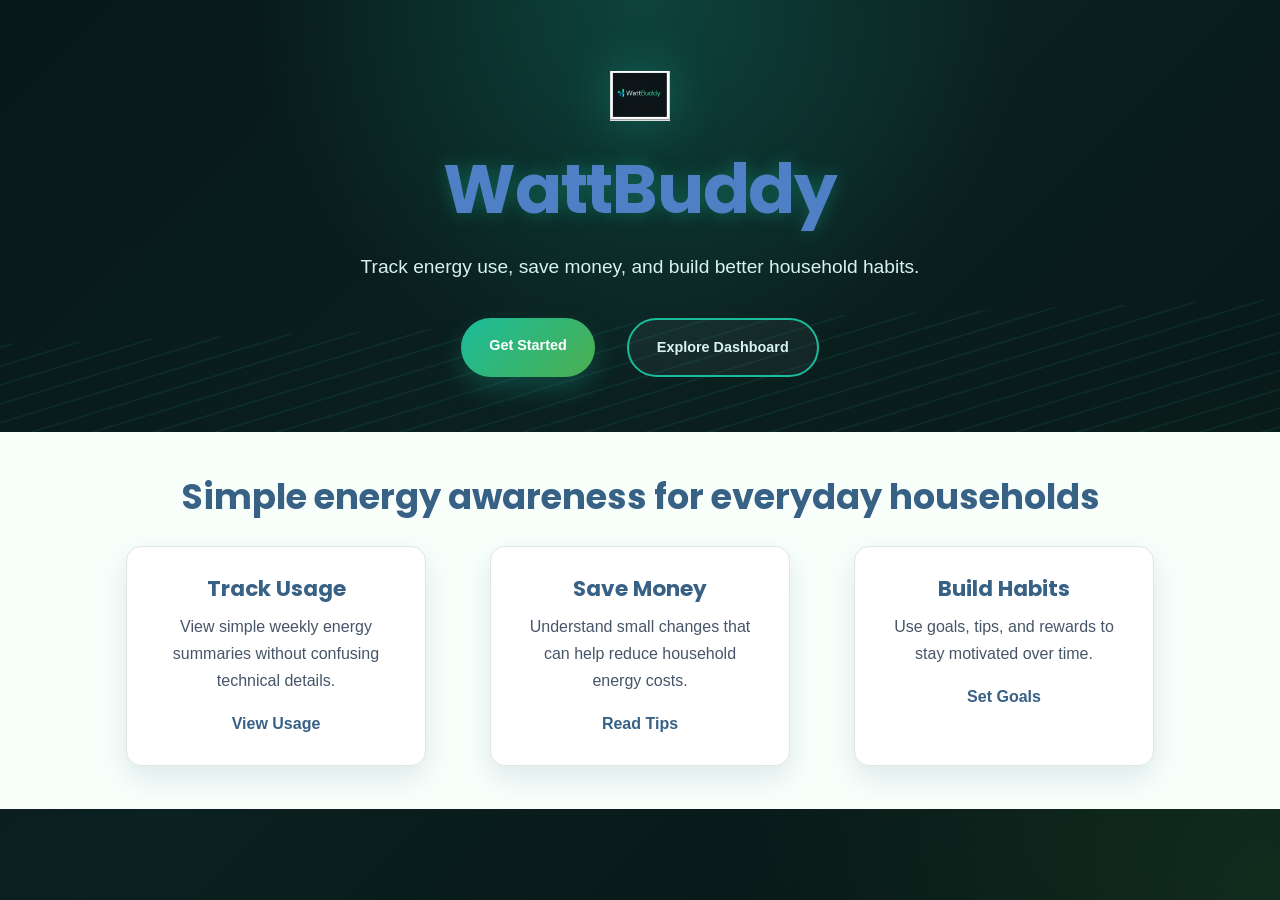
<file: index.html>
<!DOCTYPE html>
<html lang="en">
<head>
    <meta charset="UTF-8">
    <meta name="viewport" content="width=device-width, initial-scale=1.0">
    <title>WattBuddy | Welcome</title>

    <link rel="stylesheet" href="css/common.css">
    <link rel="stylesheet" href="css/index.css">
</head>

<body class="landing-body">

    <main class="landing-page">

        <section class="landing-hero">

            <div class="logo-materialise">
                <img src="./image/logo.png" alt="WattBuddy logo">
                <h1 class="logo-title">WattBuddy</h1>
            </div>

            <p class="landing-tagline">
                Track energy use, save money, and build better household habits.
            </p>

            <div class="landing-buttons">
                <a href="details.html" class="primary-btn">Get Started</a>
                <a href="dashboard.html" class="secondary-btn">Explore Dashboard</a>
            </div>

        </section>

        <section class="landing-info">
            <h2>Simple energy awareness for everyday households</h2>

            <div class="info-grid">
                <a href="usage.html" class="info-card card-link">
                    <h3>Track Usage</h3>
                    <p>View simple weekly energy summaries without confusing technical details.</p>
                    <span class="card-action">View Usage</span>
                </a>

                <a href="tips.html" class="info-card card-link">
                    <h3>Save Money</h3>
                    <p>Understand small changes that can help reduce household energy costs.</p>
                    <span class="card-action">Read Tips</span>
                </a>

                <a href="goals.html" class="info-card card-link">
                    <h3>Build Habits</h3>
                    <p>Use goals, tips, and rewards to stay motivated over time.</p>
                    <span class="card-action">Set Goals</span>
                </a>
            </div>
        </section>

    </main>

</body>
</html>
</file>
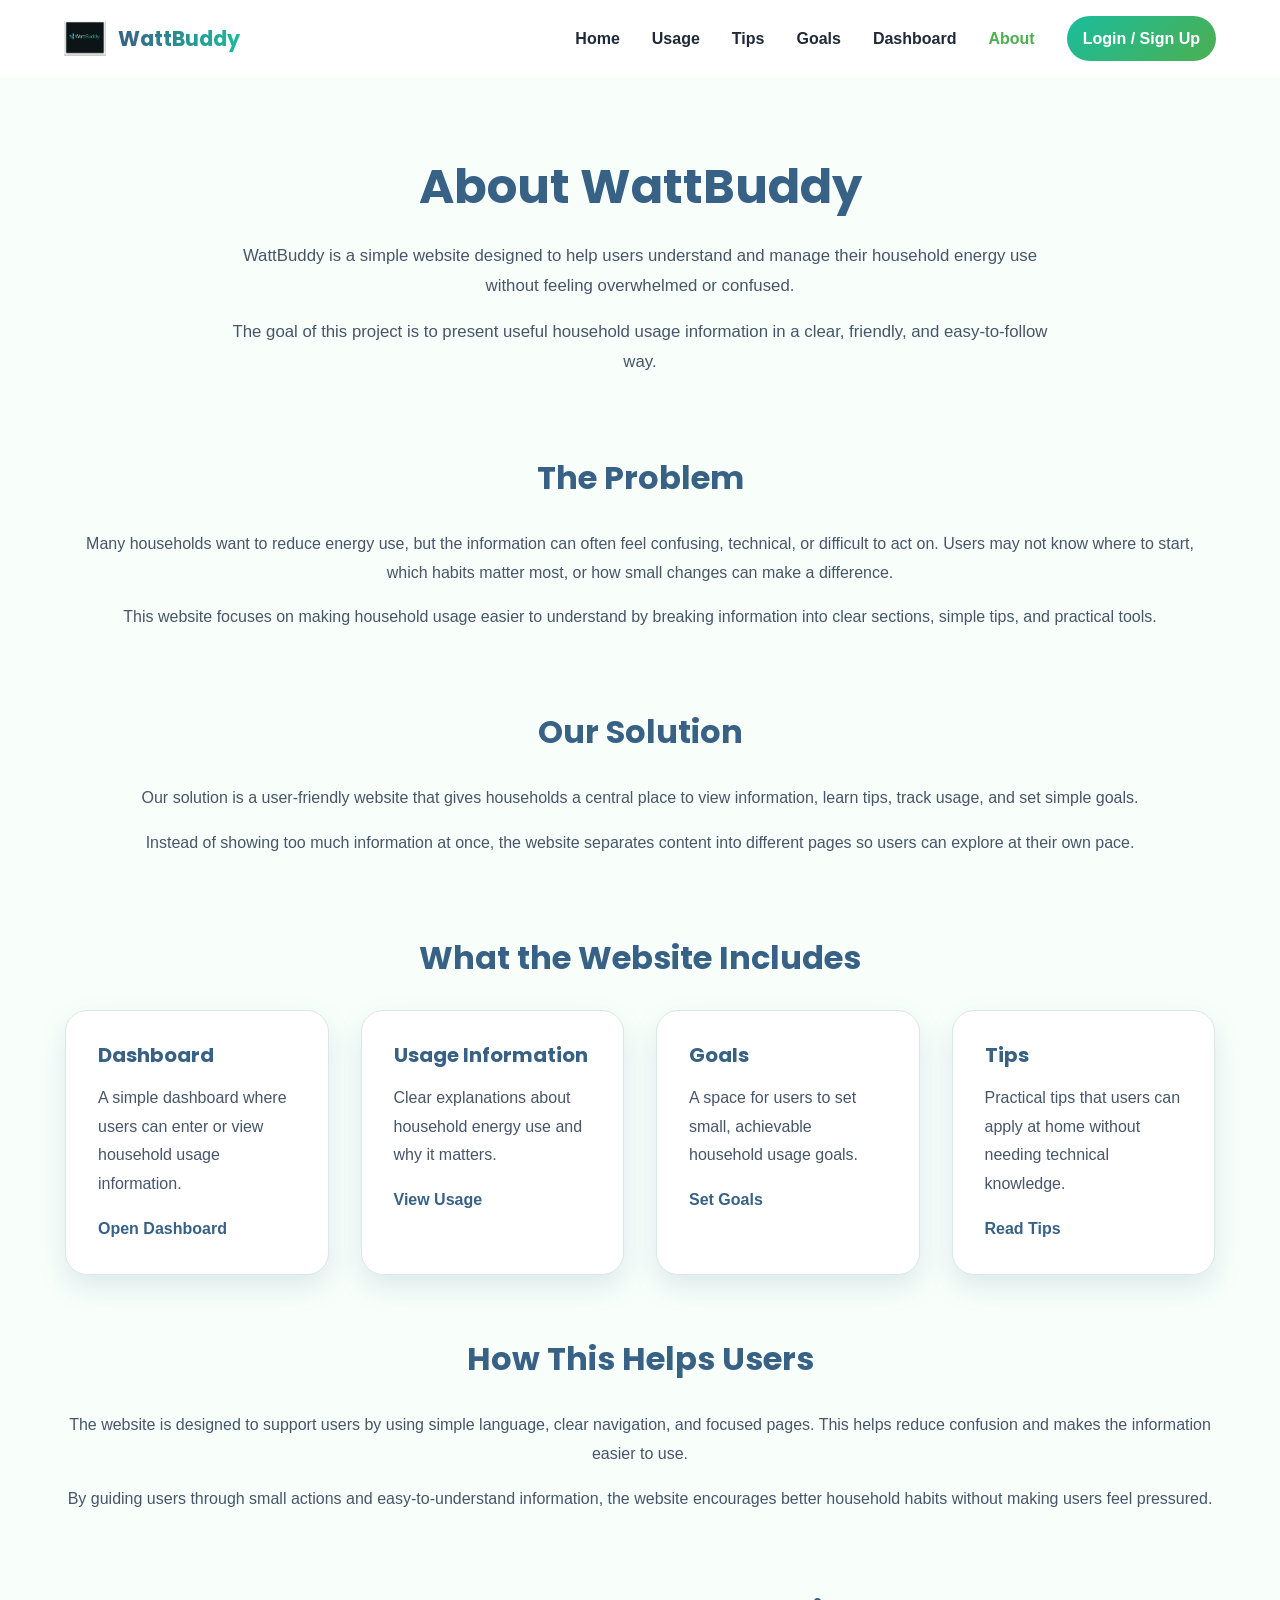
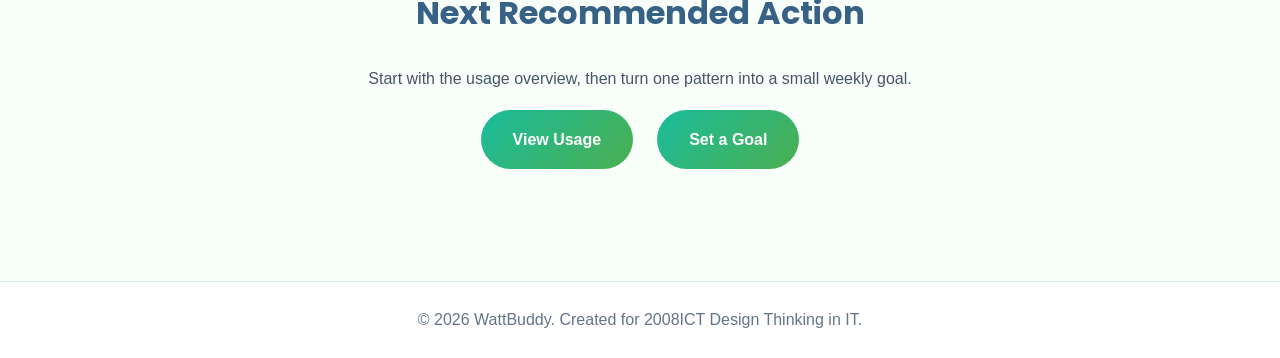
<file: about.html>
<!doctype html>
<html lang="en">
  <head>
    <meta charset="UTF-8" />

    <meta name="viewport" content="width=device-width, initial-scale=1.0" />

    <title>About | WattBuddy</title>

    <!-- Stylesheets -->
    <link rel="stylesheet" href="css/common.css" />
    <link rel="stylesheet" href="css/about.css" />
  </head>

  <body>
    <!-- Header and main navigation -->
    <header class="site-header" id="site-header">
      <nav class="navbar" aria-label="Main navigation">
        <div class="navbar-logo">
          <a href="index.html" class="brand-logo">
            <img src="image/logo.png" alt="WattBuddy Logo" />
            <span>WattBuddy</span>
          </a>
        </div>

        <ul class="navbar-links">
          <li><a href="index.html" data-page="index">Home</a></li>
          <li><a href="usage.html" data-page="usage">Usage</a></li>
          <li><a href="tips.html" data-page="tips">Tips</a></li>
          <li><a href="goals.html" data-page="goals">Goals</a></li>
          <li><a href="dashboard.html" data-page="dashboard">Dashboard</a></li>
          <li><a href="about.html" data-page="about" aria-current="page">About</a></li>

          <li>
            <a href="details.html" class="login-signup-btn" id="login-signup-btn">
              Login / Sign Up
            </a>
          </li>
        </ul>
      </nav>
    </header>

    <!-- Main page content -->
    <main class="about-page">
      <!-- Page introduction -->
      <section class="about-hero" id="about-introduction">
        <div class="about-hero-content">
          <h1>About WattBuddy</h1>

          <p>
            WattBuddy is a simple website designed to help users understand and
            manage their household energy use without feeling
            overwhelmed or confused.
          </p>

          <p>
            The goal of this project is to present useful household usage
            information in a clear, friendly, and easy-to-follow way.
          </p>
        </div>
      </section>

      <!-- Problem section -->
      <section class="about-section" id="problem-statement">
        <div class="section-content">
          <h2>The Problem</h2>

          <p>
            Many households want to reduce energy use, but the
            information can often feel confusing, technical, or difficult to act
            on. Users may not know where to start, which habits matter most, or
            how small changes can make a difference.
          </p>

          <p>
            This website focuses on making household usage easier to understand
            by breaking information into clear sections, simple tips, and
            practical tools.
          </p>
        </div>
      </section>

      <!-- Solution section -->
      <section class="about-section" id="project-solution">
        <div class="section-content">
          <h2>Our Solution</h2>

          <p>
            Our solution is a user-friendly website that gives households a
            central place to view information, learn tips, track usage, and set
            simple goals.
          </p>

          <p>
            Instead of showing too much information at once, the website
            separates content into different pages so users can explore at their
            own pace.
          </p>
        </div>
      </section>

      <!-- Features overview -->
      <section class="about-section" id="features-overview">
        <div class="section-content">
          <h2>What the Website Includes</h2>

          <div class="feature-list">
            <a href="dashboard.html" class="feature-card card-link">
              <h3>Dashboard</h3>
              <p>
                A simple dashboard where users can enter or view household usage
                information.
              </p>
              <span class="card-action">Open Dashboard</span>
            </a>

            <a href="usage.html" class="feature-card card-link">
              <h3>Usage Information</h3>
              <p>
                Clear explanations about household energy use and why
                it matters.
              </p>
              <span class="card-action">View Usage</span>
            </a>

            <a href="goals.html" class="feature-card card-link">
              <h3>Goals</h3>
              <p>
                A space for users to set small, achievable household usage
                goals.
              </p>
              <span class="card-action">Set Goals</span>
            </a>

            <a href="tips.html" class="feature-card card-link">
              <h3>Tips</h3>
              <p>
                Practical tips that users can apply at home without needing
                technical knowledge.
              </p>
              <span class="card-action">Read Tips</span>
            </a>
          </div>
        </div>
      </section>

      <!-- User support section -->
      <section class="about-section" id="user-support">
        <div class="section-content">
          <h2>How This Helps Users</h2>

          <p>
            The website is designed to support users by using simple language,
            clear navigation, and focused pages. This helps reduce confusion and
            makes the information easier to use.
          </p>

          <p>
            By guiding users through small actions and easy-to-understand
            information, the website encourages better household habits without
            making users feel pressured.
          </p>
        </div>
      </section>

      <section class="about-section" id="about-next-action">
        <div class="section-content">
          <h2>Next Recommended Action</h2>

          <p>
            Start with the usage overview, then turn one pattern into a small
            weekly goal.
          </p>

          <div class="action-link-list">
            <a href="usage.html" class="action-link">View Usage</a>
            <a href="goals.html" class="action-link">Set a Goal</a>
          </div>
        </div>
      </section>
    </main>

    <!-- Footer -->
    <footer class="site-footer">
      <p>&copy; 2026 WattBuddy. Created for 2008ICT Design Thinking in IT.</p>
    </footer>
  </body>
</html>
</file>
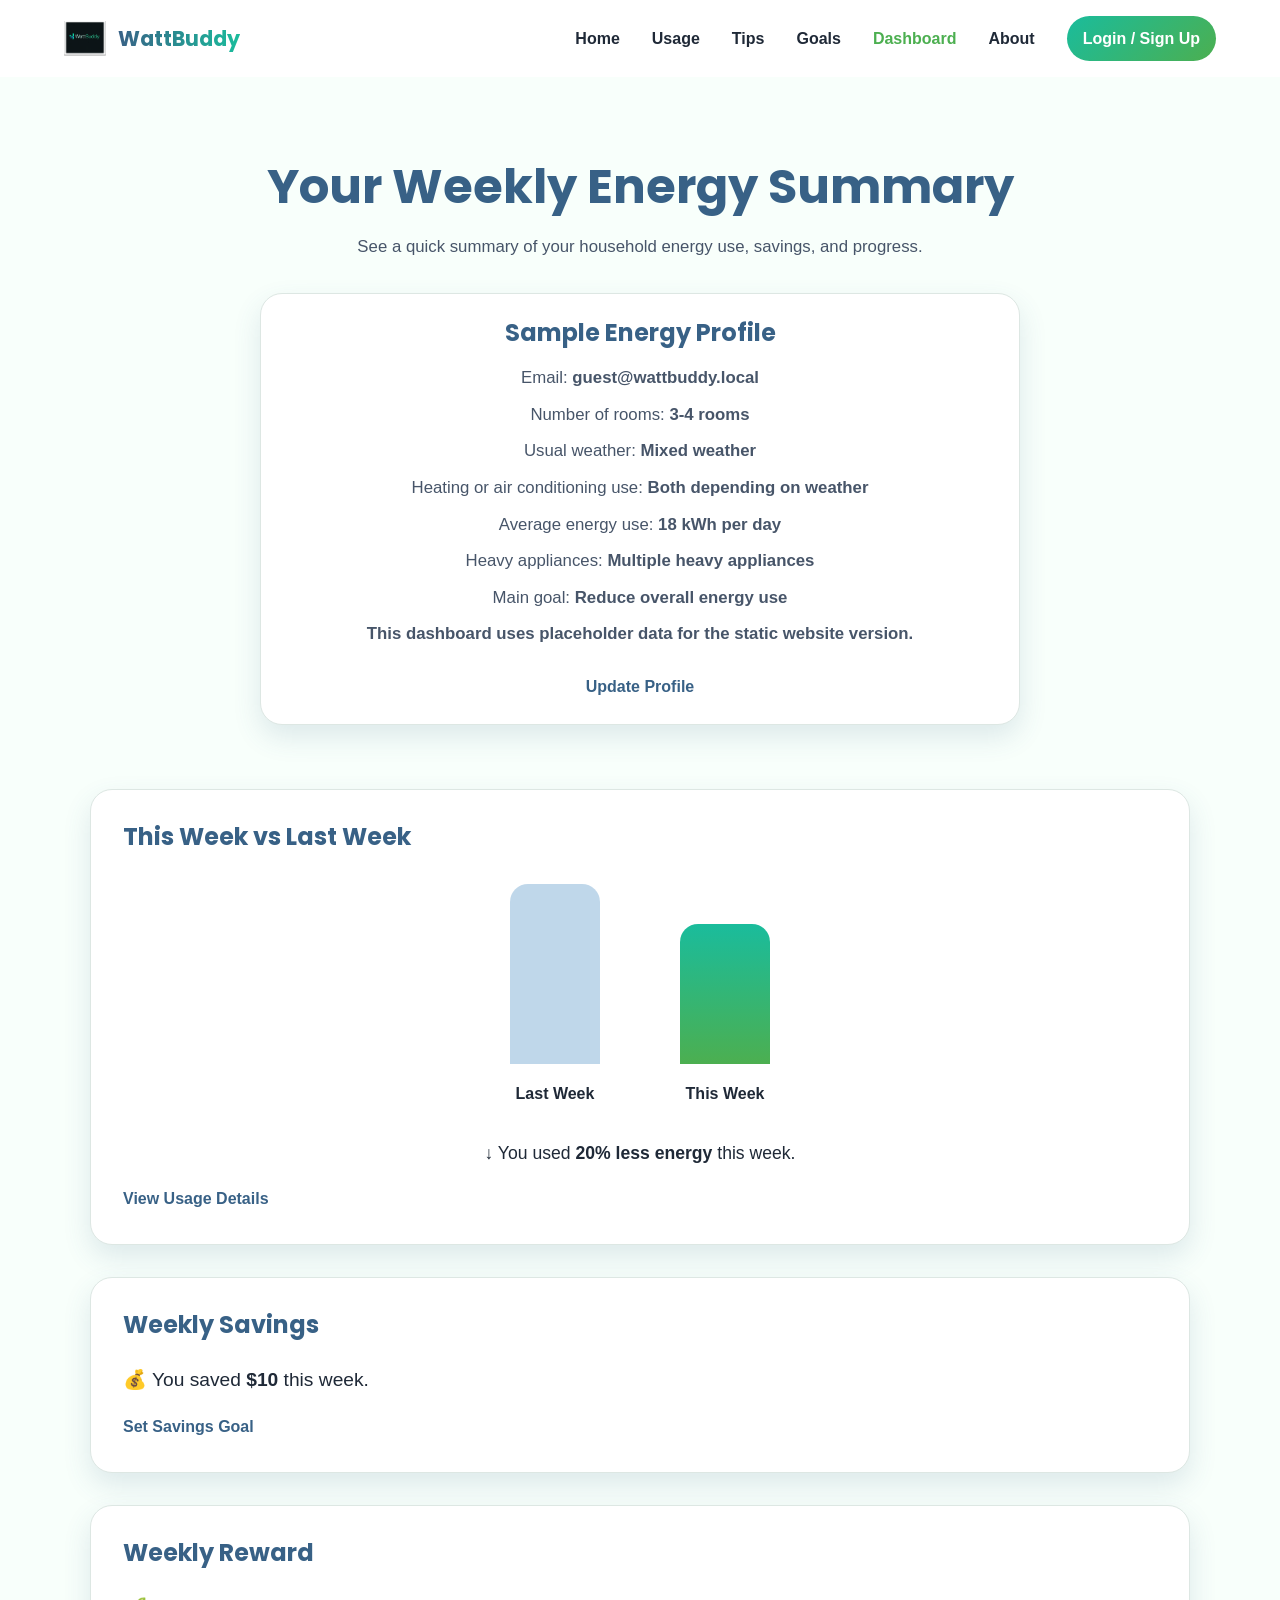
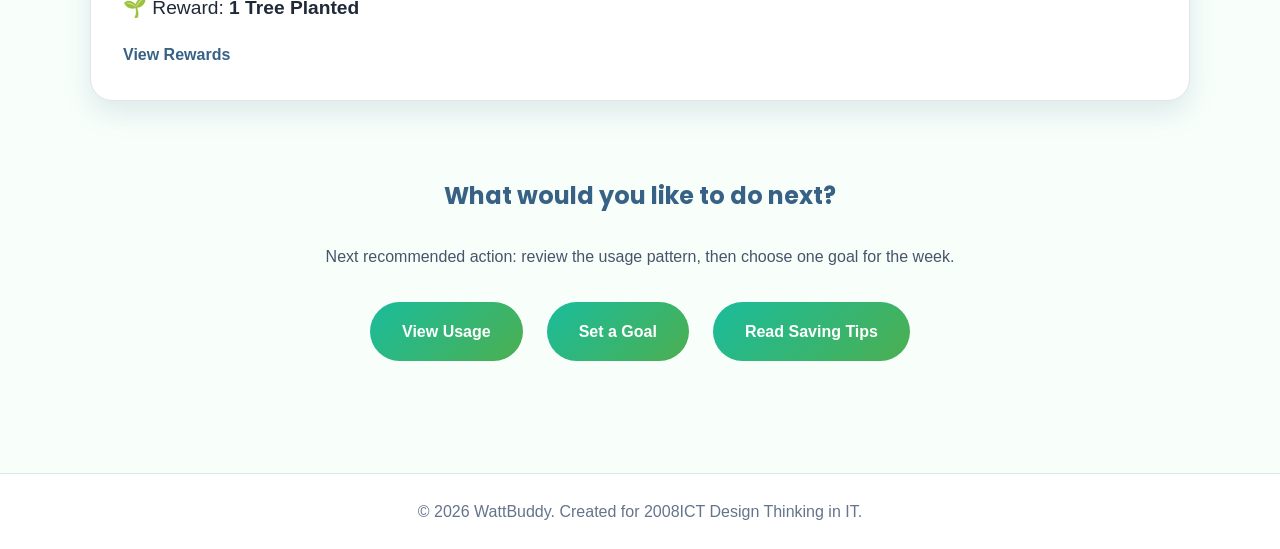
<file: dashboard.html>
<!doctype html>
<html lang="en">
  <head>
    <meta charset="UTF-8" />

    <meta name="viewport" content="width=device-width, initial-scale=1.0" />

    <title>Home | Energy Dashboard</title>

    <!-- Stylesheets -->
    <link rel="stylesheet" href="css/common.css" />
    <link rel="stylesheet" href="css/dashboard.css" />
  </head>

  <body>
    <!-- Header and main navigation -->
    <header class="site-header" id="site-header">
      <nav class="navbar" aria-label="Main navigation">
        <div class="navbar-logo">
          <a href="index.html" class="brand-logo">
            <img src="image/logo.png" alt="WattBuddy Logo" />
            <span>WattBuddy</span>
          </a>
        </div>

        <ul class="navbar-links">
          <li><a href="index.html" data-page="index">Home</a></li>
          <li><a href="usage.html" data-page="usage">Usage</a></li>
          <li><a href="tips.html" data-page="tips">Tips</a></li>
          <li><a href="goals.html" data-page="goals">Goals</a></li>
          <li><a href="dashboard.html" data-page="dashboard" aria-current="page">Dashboard</a></li>
          <li><a href="about.html" data-page="about">About</a></li>

          <li>
            <a href="details.html" class="login-signup-btn" id="login-signup-btn">
              Login / Sign Up
            </a>
          </li>
        </ul>
      </nav>
    </header>

    <!-- Main page content -->
    <main class="home-page">
      <!-- Page introduction -->
      <section class="home-intro" id="home-introduction">
        <div class="section-content">
          <h1>Your Weekly Energy Summary</h1>

          <p>
            See a quick summary of your household energy use, savings, and
            progress.
          </p>

          <a
            href="details.html"
            class="profile-summary card-link"
            id="profile-summary"
            aria-label="Open setup form to update the sample energy profile"
          >
            <h2>Sample Energy Profile</h2>

            <p>Email: <strong>guest@wattbuddy.local</strong></p>
            <p>Number of rooms: <strong>3-4 rooms</strong></p>
            <p>Usual weather: <strong>Mixed weather</strong></p>
            <p>Heating or air conditioning use: <strong>Both depending on weather</strong></p>
            <p>Average energy use: <strong>18 kWh per day</strong></p>
            <p>Heavy appliances: <strong>Multiple heavy appliances</strong></p>
            <p>Main goal: <strong>Reduce overall energy use</strong></p>

            <p class="profile-data-note">
              This dashboard uses placeholder data for the static website version.
            </p>
            <span class="card-action">Update Profile</span>
          </a>
        </div>
      </section>

      <!-- Weekly energy comparison -->
      <a
        href="usage.html"
        class="summary-card weekly-comparison-card card-link"
        id="weekly-comparison"
        aria-label="Open usage page to explore this week versus last week"
      >
        <div class="card-content">
          <h2>This Week vs Last Week</h2>

          <div
            class="mini-graph"
            id="energy-comparison-graph"
            aria-label="Bar graph comparing this week's energy use to last week's energy use"
          >
            <div class="graph-bars">
              <div class="graph-bar-group">
                <div
                  class="graph-bar last-week-bar"
                  id="last-week-bar"
                  data-energy-value="100"
                ></div>

                <p class="graph-label">Last Week</p>
              </div>

              <div class="graph-bar-group">
                <div
                  class="graph-bar this-week-bar"
                  id="this-week-bar"
                  data-energy-value="80"
                ></div>

                <p class="graph-label">This Week</p>
              </div>
            </div>
          </div>

          <!-- Text summary shown below the graph -->
          <div class="summary-message" id="energy-summary-message">
            <p>↓ You used <strong>20% less energy</strong> this week.</p>
          </div>
          <span class="card-action">View Usage Details</span>
        </div>
      </a>

      <!-- Weekly savings summary -->
      <a
        href="goals.html"
        class="summary-card savings-card card-link"
        id="weekly-savings"
        aria-label="Open goals page to turn weekly savings into a goal"
      >
        <div class="card-content">
          <h2>Weekly Savings</h2>

          <p class="summary-highlight">
            💰 You saved <strong>$10</strong> this week.
          </p>
          <span class="card-action">Set Savings Goal</span>
        </div>
      </a>

      <!-- Weekly reward summary -->
      <a
        href="goals.html#badges-heading"
        class="summary-card reward-card card-link"
        id="weekly-reward"
        aria-label="Open goals page to view badges and weekly rewards"
      >
        <div class="card-content">
          <h2>Weekly Reward</h2>

          <p class="summary-highlight">
            🌱 Reward: <strong>1 Tree Planted</strong>
          </p>
          <span class="card-action">View Rewards</span>
        </div>
      </a>

      <!-- Quick navigation actions -->
      <section class="home-actions" id="quick-actions">
        <div class="section-content">
          <h2>What would you like to do next?</h2>
          <p>
            Next recommended action: review the usage pattern, then choose one
            goal for the week.
          </p>

          <div class="action-link-list">
            <a href="usage.html" class="action-link">View Usage</a>
            <a href="goals.html" class="action-link">Set a Goal</a>
            <a href="tips.html" class="action-link">Read Saving Tips</a>
          </div>
        </div>
      </section>
    </main>

    <!-- Footer -->
    <footer class="site-footer">
      <p>&copy; 2026 WattBuddy. Created for 2008ICT Design Thinking in IT.</p>
    </footer>
  </body>
</html>
</file>
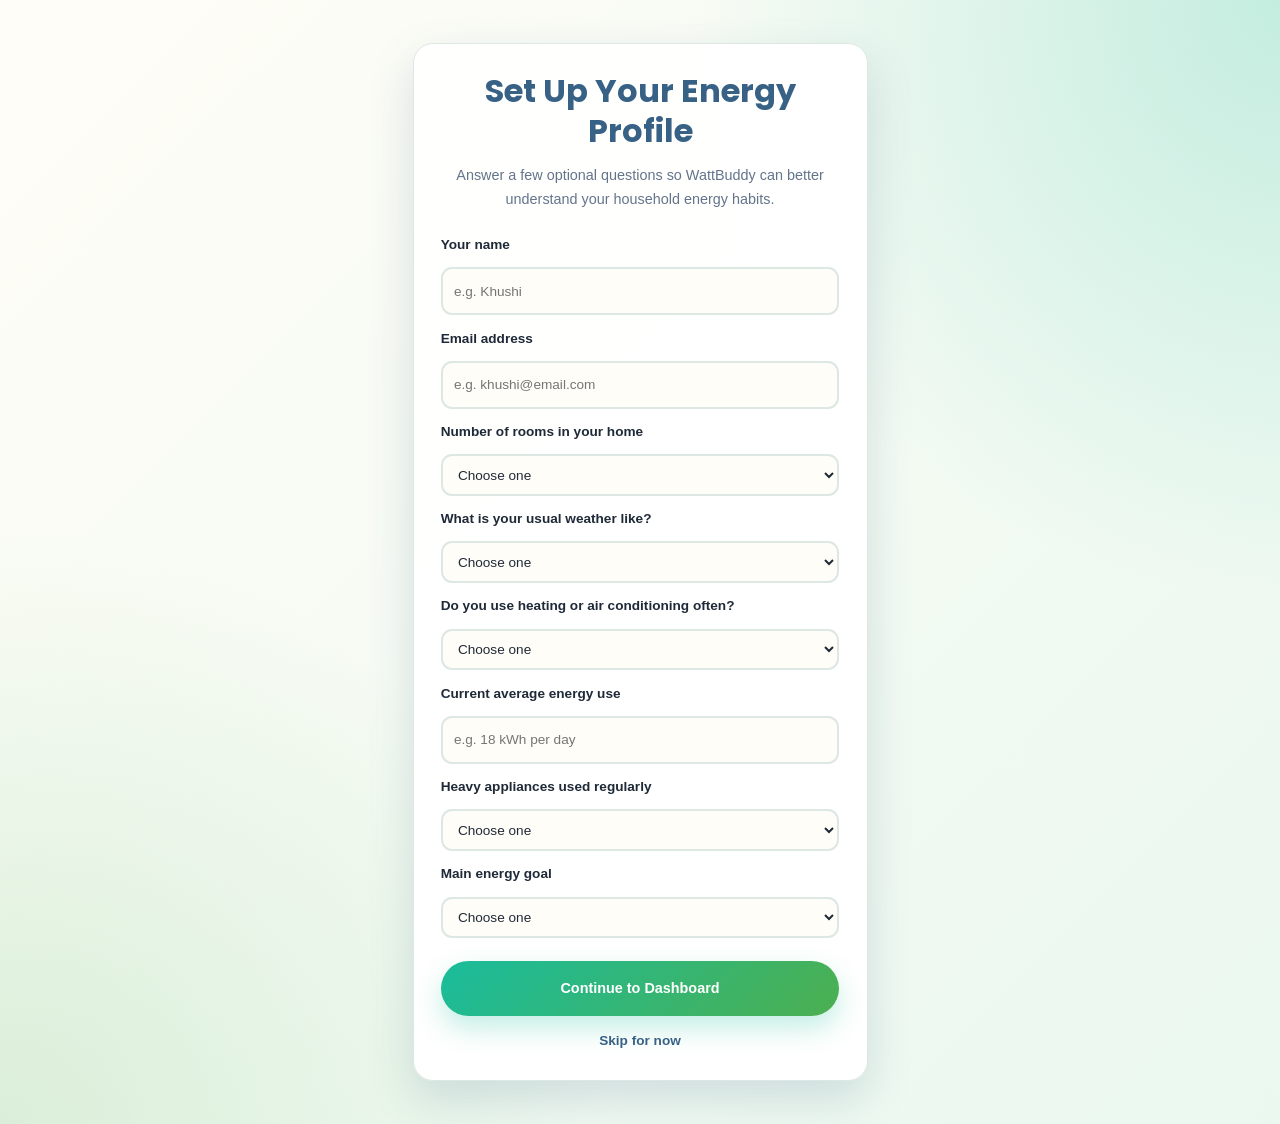
<file: details.html>
<!DOCTYPE html>
<html lang="en">
<head>
    <meta charset="UTF-8">
    <meta name="viewport" content="width=device-width, initial-scale=1.0">
    <title>Setup | WattBuddy</title>

    <link rel="stylesheet" href="css/common.css">
    <link rel="stylesheet" href="css/details.css">
</head>

<body>
    <main class="details-page">

        <section class="form-card">
            <h1>Set Up Your Energy Profile</h1>

            <p>
                Answer a few optional questions so WattBuddy can better understand your household energy habits.
            </p>

            <form action="dashboard.html" method="get" class="setup-form">

                <label for="name">Your name</label>
                <input type="text" id="name" name="name" placeholder="e.g. Khushi">

                <label for="email">Email address</label>
                <input type="email" id="email" name="email" placeholder="e.g. khushi@email.com">

                <label for="rooms">Number of rooms in your home</label>
                <select id="rooms" name="rooms">
                    <option value="">Choose one</option>
                    <option>1-2 rooms</option>
                    <option>3-4 rooms</option>
                    <option>5-6 rooms</option>
                    <option>7+ rooms</option>
                </select>

                <label for="weather">What is your usual weather like?</label>
                <select id="weather" name="weather">
                    <option value="">Choose one</option>
                    <option>Mostly hot</option>
                    <option>Mostly cold</option>
                    <option>Mixed weather</option>
                    <option>Not sure</option>
                </select>

                <label for="temperature-use">Do you use heating or air conditioning often?</label>
                <select id="temperature-use" name="temperature-use">
                    <option value="">Choose one</option>
                    <option>Air conditioning often</option>
                    <option>Heating often</option>
                    <option>Both depending on weather</option>
                    <option>Rarely use either</option>
                </select>

                <label for="average-use">Current average energy use</label>
                <input type="text" id="average-use" name="average-use" placeholder="e.g. 18 kWh per day">

                <label for="appliances">Heavy appliances used regularly</label>
                <select id="appliances" name="appliances">
                    <option value="">Choose one</option>
                    <option>Washing machine / dryer</option>
                    <option>Air conditioner / heater</option>
                    <option>Gaming PC / large TV setup</option>
                    <option>Multiple heavy appliances</option>
                    <option>Not sure</option>
                </select>

                <label for="goal">Main energy goal</label>
                <select id="goal" name="goal">
                    <option value="">Choose one</option>
                    <option>Save money on bills</option>
                    <option>Reduce overall energy use</option>
                    <option>Track high-usage appliances</option>
                    <option>Build better daily habits</option>
                    <option>Reduce environmental impact</option>
                </select>

                <button type="submit" class="primary-btn">Continue to Dashboard</button>

                <a href="dashboard.html" class="skip-link">Skip for now</a>

            </form>
        </section>
</main>
</body>
</html>
</file>
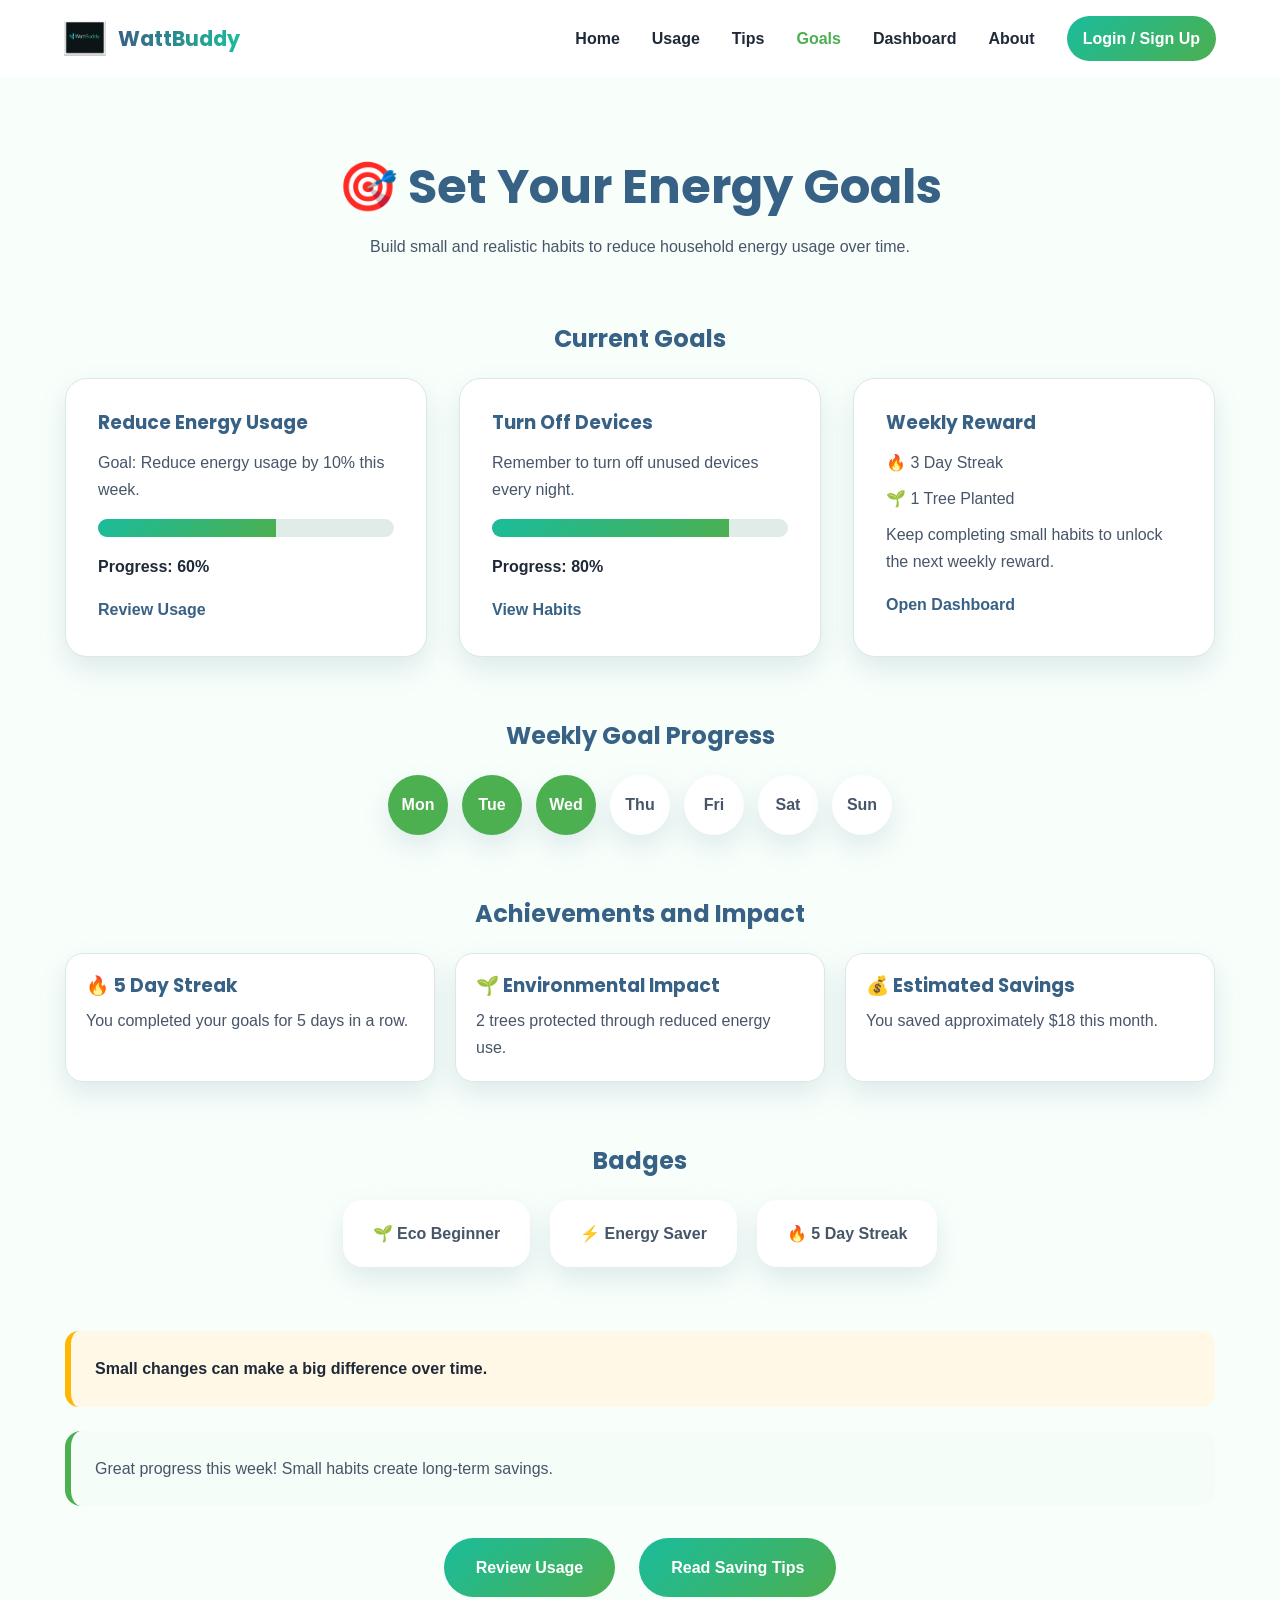
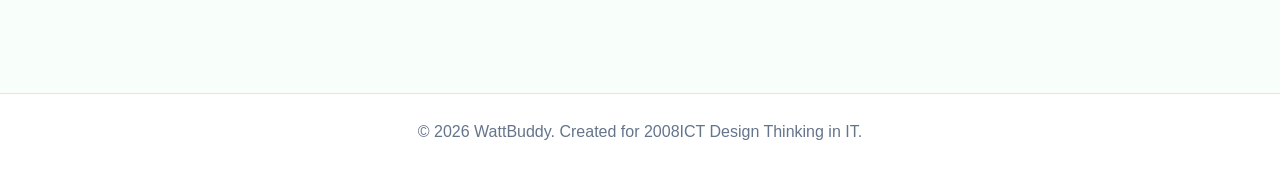
<file: goals.html>
<!doctype html>
<html lang="en">
  <head>
    <meta charset="UTF-8" />
    <meta name="viewport" content="width=device-width, initial-scale=1.0" />
    <title>Goals | WattBuddy</title>

    <link rel="stylesheet" href="css/common.css" />
    <link rel="stylesheet" href="css/goals.css" />
  </head>

  <body>
    <header class="site-header" id="site-header">
      <nav class="navbar" aria-label="Main navigation">
        <div class="navbar-logo">
          <a href="index.html" class="brand-logo">
            <img src="image/logo.png" alt="WattBuddy Logo" />
            <span>WattBuddy</span>
          </a>
        </div>

        <ul class="navbar-links">
          <li><a href="index.html" data-page="index">Home</a></li>
          <li><a href="usage.html" data-page="usage">Usage</a></li>
          <li><a href="tips.html" data-page="tips">Tips</a></li>
          <li><a href="goals.html" data-page="goals" aria-current="page">Goals</a></li>
          <li><a href="dashboard.html" data-page="dashboard">Dashboard</a></li>
          <li><a href="about.html" data-page="about">About</a></li>

          <li>
            <a href="details.html" class="login-signup-btn" id="login-signup-btn">
              Login / Sign Up
            </a>
          </li>
        </ul>
      </nav>
    </header>

    <main class="goals-page">
      <section class="goals-hero">
        <div class="section-content">
          <h1>🎯 Set Your Energy Goals</h1>

          <p>
            Build small and realistic habits to reduce household energy usage over time.
          </p>
        </div>
      </section>

      <section class="goals-section" aria-labelledby="current-goals-heading">
        <div class="section-content">
          <h2 id="current-goals-heading">Current Goals</h2>

          <div class="goals-grid">
            <a
              href="usage.html"
              class="goal-card card-link"
              aria-label="Open usage page to review energy reduction progress"
            >
              <h3>Reduce Energy Usage</h3>
              <p>Goal: Reduce energy usage by 10% this week.</p>

              <div
                class="progress-bar"
                role="progressbar"
                aria-label="Reduce energy usage progress"
                aria-valuemin="0"
                aria-valuemax="100"
                aria-valuenow="60"
              >
                <div class="progress-fill" style="width: 60%"></div>
              </div>

              <p class="progress-label">Progress: 60%</p>
              <span class="card-action">Review Usage</span>
            </a>

            <a
              href="tips.html#daily-habit-tips"
              class="goal-card card-link"
              aria-label="Open daily habit tips for turning off unused devices"
            >
              <h3>Turn Off Devices</h3>
              <p>Remember to turn off unused devices every night.</p>

              <div
                class="progress-bar"
                role="progressbar"
                aria-label="Turn off devices progress"
                aria-valuemin="0"
                aria-valuemax="100"
                aria-valuenow="80"
              >
                <div class="progress-fill" style="width: 80%"></div>
              </div>

              <p class="progress-label">Progress: 80%</p>
              <span class="card-action">View Habits</span>
            </a>

            <a
              href="dashboard.html"
              class="goal-card reward-goal-card card-link"
              aria-label="Open dashboard to view weekly reward summary"
            >
              <h3>Weekly Reward</h3>
              <p>🔥 3 Day Streak</p>
              <p>🌱 1 Tree Planted</p>
              <p>Keep completing small habits to unlock the next weekly reward.</p>
              <span class="card-action">Open Dashboard</span>
            </a>
          </div>
        </div>
      </section>

      <section class="goals-section" aria-labelledby="weekly-progress-heading">
        <div class="section-content progress-panel">
          <h2 id="weekly-progress-heading">Weekly Goal Progress</h2>

          <div
            class="progress-days"
            role="list"
            aria-label="Weekly goal progress from Monday to Sunday"
          >
            <div class="day active" role="listitem" aria-label="Monday complete">Mon</div>
            <div class="day active" role="listitem" aria-label="Tuesday complete">Tue</div>
            <div class="day active" role="listitem" aria-label="Wednesday complete">Wed</div>
            <div class="day" role="listitem" aria-label="Thursday not complete yet">Thu</div>
            <div class="day" role="listitem" aria-label="Friday not complete yet">Fri</div>
            <div class="day" role="listitem" aria-label="Saturday not complete yet">Sat</div>
            <div class="day" role="listitem" aria-label="Sunday not complete yet">Sun</div>
          </div>
        </div>
      </section>

      <section class="goals-section" aria-labelledby="impact-heading">
        <div class="section-content">
          <h2 id="impact-heading">Achievements and Impact</h2>

          <div class="achievement-grid">
            <article class="achievement-box">
              <h3>🔥 5 Day Streak</h3>
              <p>You completed your goals for 5 days in a row.</p>
            </article>

            <article class="achievement-box">
              <h3>🌱 Environmental Impact</h3>
              <p>2 trees protected through reduced energy use.</p>
            </article>

            <article class="achievement-box">
              <h3>💰 Estimated Savings</h3>
              <p>You saved approximately $18 this month.</p>
            </article>
          </div>
        </div>
      </section>

      <section class="goals-section" aria-labelledby="badges-heading">
        <div class="section-content achievement-section">
          <h2 id="badges-heading">Badges</h2>

          <div class="achievement-card-grid">
            <a href="tips.html" class="achievement-card card-link">🌱 Eco Beginner</a>
            <a href="usage.html" class="achievement-card card-link">⚡ Energy Saver</a>
            <a href="dashboard.html" class="achievement-card card-link">🔥 5 Day Streak</a>
          </div>
        </div>
      </section>

      <section class="goals-section">
        <div class="section-content">
          <div class="goal-reminder-box">
            Small changes can make a big difference over time.
          </div>

          <div class="motivation-box">
            Great progress this week! Small habits create long-term savings.
          </div>

          <div class="action-link-list goals-actions">
            <a href="usage.html" class="action-link">Review Usage</a>
            <a href="tips.html" class="action-link">Read Saving Tips</a>
          </div>
        </div>
      </section>
    </main>

    <footer class="site-footer">
      <p>&copy; 2026 WattBuddy. Created for 2008ICT Design Thinking in IT.</p>
    </footer>
  </body>
</html>
</file>
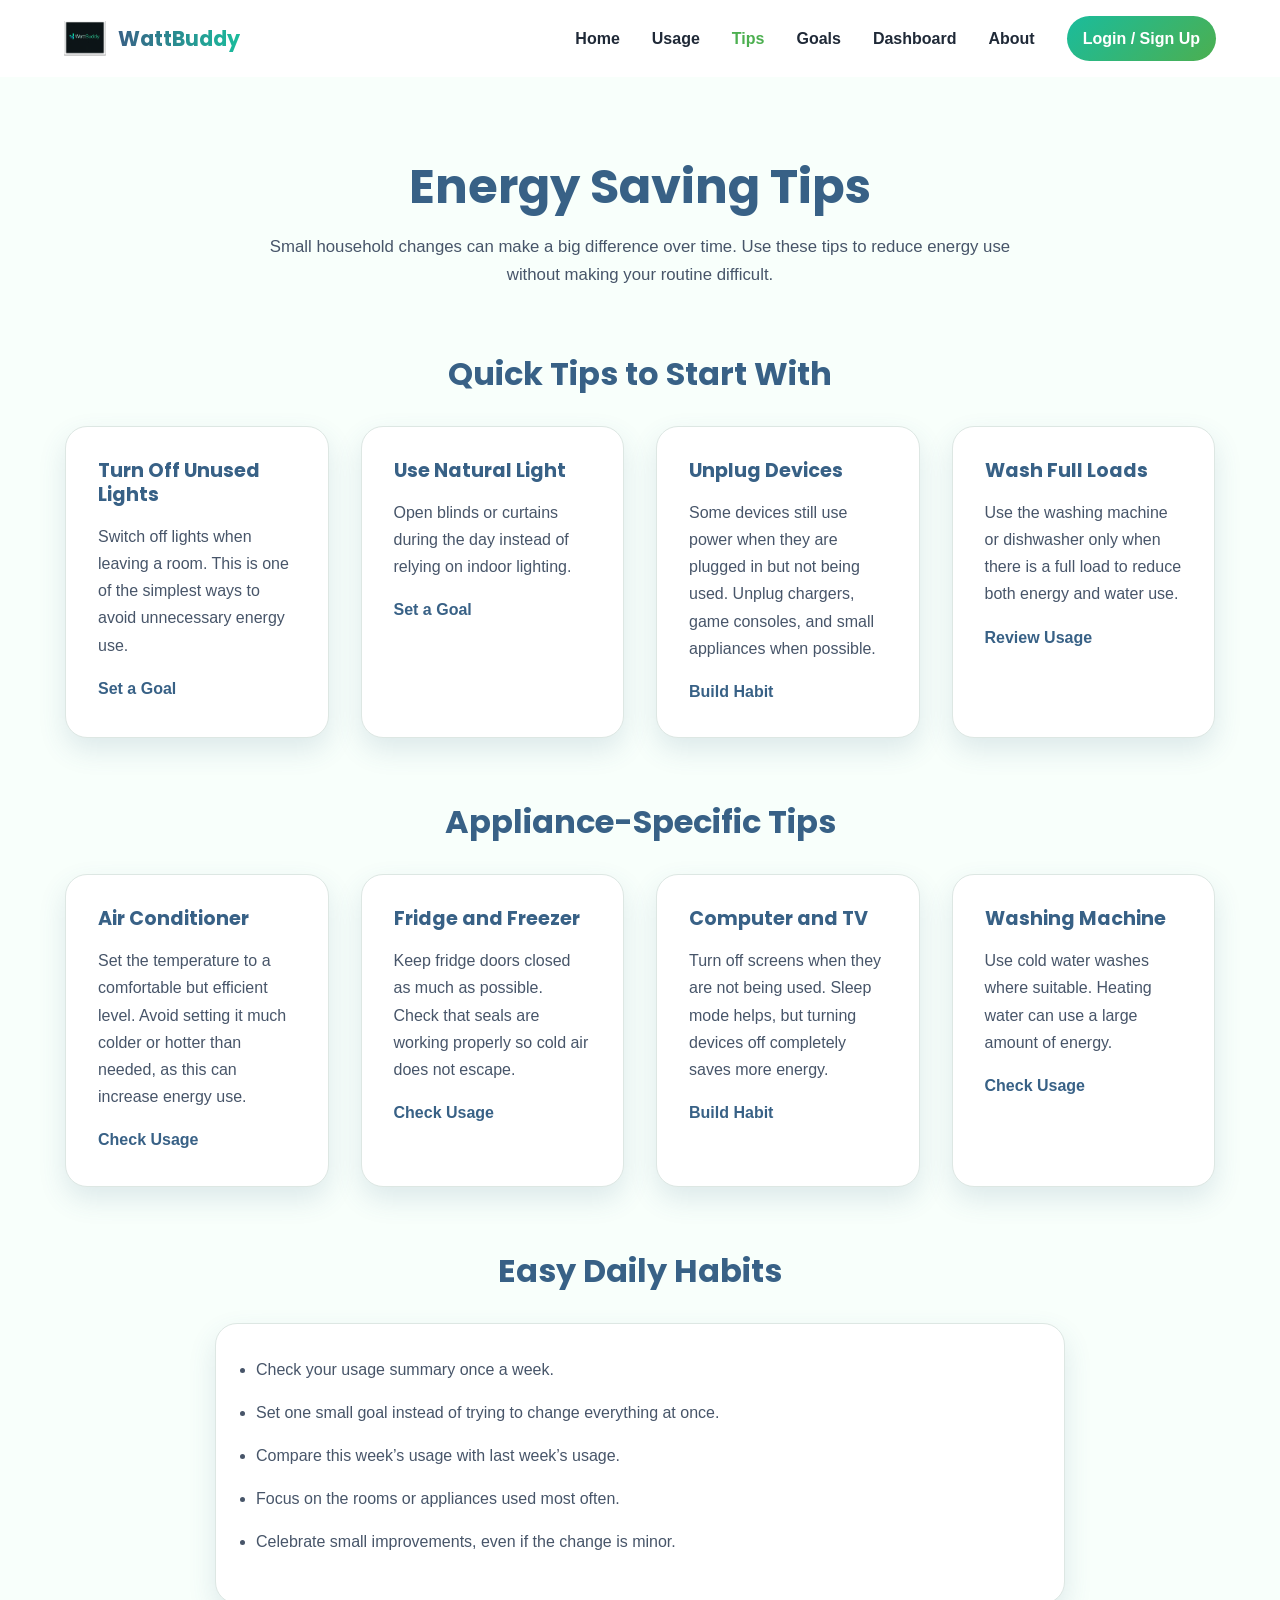
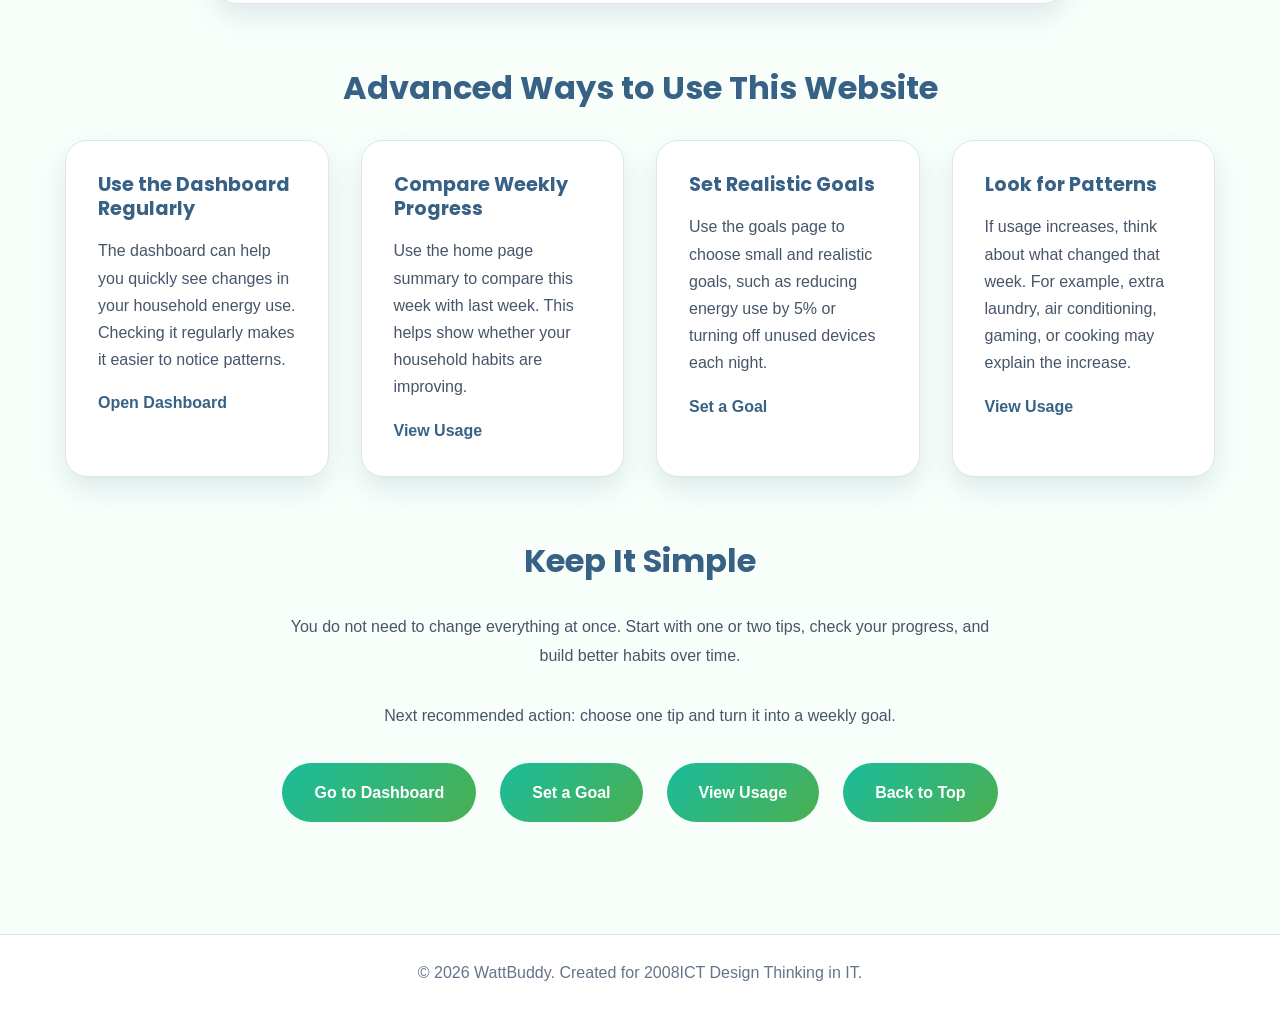
<file: tips.html>
<!doctype html>
<html lang="en">
  <head>
    <meta charset="UTF-8" />

    <meta name="viewport" content="width=device-width, initial-scale=1.0" />

    <title>Tips | Energy Dashboard</title>

    <!-- Stylesheets -->
    <link rel="stylesheet" href="css/common.css" />
    <link rel="stylesheet" href="css/tips.css" />
  </head>

  <body>
    <!-- Header and main navigation -->
    <header class="site-header" id="site-header">
      <nav class="navbar" aria-label="Main navigation">
        <div class="navbar-logo">
          <a href="index.html" class="brand-logo">
            <img src="image/logo.png" alt="WattBuddy Logo" />
            <span>WattBuddy</span>
          </a>
        </div>

        <ul class="navbar-links">
          <li><a href="index.html" data-page="index">Home</a></li>
          <li><a href="usage.html" data-page="usage">Usage</a></li>
          <li><a href="tips.html" data-page="tips" aria-current="page">Tips</a></li>
          <li><a href="goals.html" data-page="goals">Goals</a></li>
          <li><a href="dashboard.html" data-page="dashboard">Dashboard</a></li>
          <li><a href="about.html" data-page="about">About</a></li>

          <li>
            <a href="details.html" class="login-signup-btn" id="login-signup-btn">
              Login / Sign Up
            </a>
          </li>
        </ul>
      </nav>
    </header>

    <!-- Main page content -->
    <main class="tips-page">
      <!-- Page introduction -->
      <section class="tips-hero" id="tips-introduction">
        <div class="section-content">
          <h1>Energy Saving Tips</h1>

          <p>
            Small household changes can make a big difference over time. Use
            these tips to reduce energy use without making your routine
            difficult.
          </p>
        </div>
      </section>

      <!-- Quick tips section -->
      <section class="tips-section" id="quick-energy-tips">
        <div class="section-content">
          <h2>Quick Tips to Start With</h2>

          <div class="tips-card-list">
            <a href="goals.html" class="tip-card card-link">
              <h3>Turn Off Unused Lights</h3>
              <p>
                Switch off lights when leaving a room. This is one of the
                simplest ways to avoid unnecessary energy use.
              </p>
              <span class="card-action">Set a Goal</span>
            </a>

            <a href="goals.html" class="tip-card card-link">
              <h3>Use Natural Light</h3>
              <p>
                Open blinds or curtains during the day instead of relying on
                indoor lighting.
              </p>
              <span class="card-action">Set a Goal</span>
            </a>

            <a href="goals.html" class="tip-card card-link">
              <h3>Unplug Devices</h3>
              <p>
                Some devices still use power when they are plugged in but not
                being used. Unplug chargers, game consoles, and small appliances
                when possible.
              </p>
              <span class="card-action">Build Habit</span>
            </a>

            <a href="usage.html" class="tip-card card-link">
              <h3>Wash Full Loads</h3>
              <p>
                Use the washing machine or dishwasher only when there is a full
                load to reduce both energy and water use.
              </p>
              <span class="card-action">Review Usage</span>
            </a>
          </div>
        </div>
      </section>

      <!-- Appliance tips section -->
      <section class="tips-section" id="appliance-saving-tips">
        <div class="section-content">
          <h2>Appliance-Specific Tips</h2>

          <div class="tips-card-list">
            <a href="usage.html" class="tip-card card-link">
              <h3>Air Conditioner</h3>
              <p>
                Set the temperature to a comfortable but efficient level. Avoid
                setting it much colder or hotter than needed, as this can
                increase energy use.
              </p>
              <span class="card-action">Check Usage</span>
            </a>

            <a href="usage.html" class="tip-card card-link">
              <h3>Fridge and Freezer</h3>
              <p>
                Keep fridge doors closed as much as possible. Check that seals
                are working properly so cold air does not escape.
              </p>
              <span class="card-action">Check Usage</span>
            </a>

            <a href="goals.html" class="tip-card card-link">
              <h3>Computer and TV</h3>
              <p>
                Turn off screens when they are not being used. Sleep mode helps,
                but turning devices off completely saves more energy.
              </p>
              <span class="card-action">Build Habit</span>
            </a>

            <a href="usage.html" class="tip-card card-link">
              <h3>Washing Machine</h3>
              <p>
                Use cold water washes where suitable. Heating water can use a
                large amount of energy.
              </p>
              <span class="card-action">Check Usage</span>
            </a>
          </div>
        </div>
      </section>

      <!-- Habit tips section -->
      <section class="tips-section" id="daily-habit-tips">
        <div class="section-content">
          <h2>Easy Daily Habits</h2>

          <ul class="tips-list">
            <li>Check your usage summary once a week.</li>
            <li>
              Set one small goal instead of trying to change everything at once.
            </li>
            <li>Compare this week’s usage with last week’s usage.</li>
            <li>Focus on the rooms or appliances used most often.</li>
            <li>Celebrate small improvements, even if the change is minor.</li>
          </ul>
        </div>
      </section>

      <!-- Advanced website usage tips -->
      <section class="tips-section" id="advanced-website-tips">
        <div class="section-content">
          <h2>Advanced Ways to Use This Website</h2>

          <div class="tips-card-list">
            <a href="dashboard.html" class="tip-card card-link">
              <h3>Use the Dashboard Regularly</h3>
              <p>
                The dashboard can help you quickly see changes in your household
                energy use. Checking it regularly makes it easier to notice
                patterns.
              </p>
              <span class="card-action">Open Dashboard</span>
            </a>

            <a href="usage.html" class="tip-card card-link">
              <h3>Compare Weekly Progress</h3>
              <p>
                Use the home page summary to compare this week with last week.
                This helps show whether your household habits are improving.
              </p>
              <span class="card-action">View Usage</span>
            </a>

            <a href="goals.html" class="tip-card card-link">
              <h3>Set Realistic Goals</h3>
              <p>
                Use the goals page to choose small and realistic goals, such as
                reducing energy use by 5% or turning off unused devices each
                night.
              </p>
              <span class="card-action">Set a Goal</span>
            </a>

            <a href="usage.html" class="tip-card card-link">
              <h3>Look for Patterns</h3>
              <p>
                If usage increases, think about what changed that week. For
                example, extra laundry, air conditioning, gaming, or cooking may
                explain the increase.
              </p>
              <span class="card-action">View Usage</span>
            </a>
          </div>
        </div>
      </section>

      <!-- Reminder / call to action section -->
      <section class="tips-section tips-reminder" id="tips-reminder">
        <div class="section-content">
          <h2>Keep It Simple</h2>

          <p>
            You do not need to change everything at once. Start with one or two
            tips, check your progress, and build better habits over time.
          </p>

          <p>
            Next recommended action: choose one tip and turn it into a weekly
            goal.
          </p>

          <div class="action-link-list">
            <a href="dashboard.html" class="action-link">Go to Dashboard</a>
            <a href="goals.html" class="action-link">Set a Goal</a>
            <a href="usage.html" class="action-link">View Usage</a>
            <a href="#tips-introduction" class="action-link">Back to Top</a>
          </div>
        </div>
      </section>
    </main>

    <!-- Footer -->
    <footer class="site-footer">
      <p>&copy; 2026 WattBuddy. Created for 2008ICT Design Thinking in IT.</p>
    </footer>
  </body>
</html>
</file>
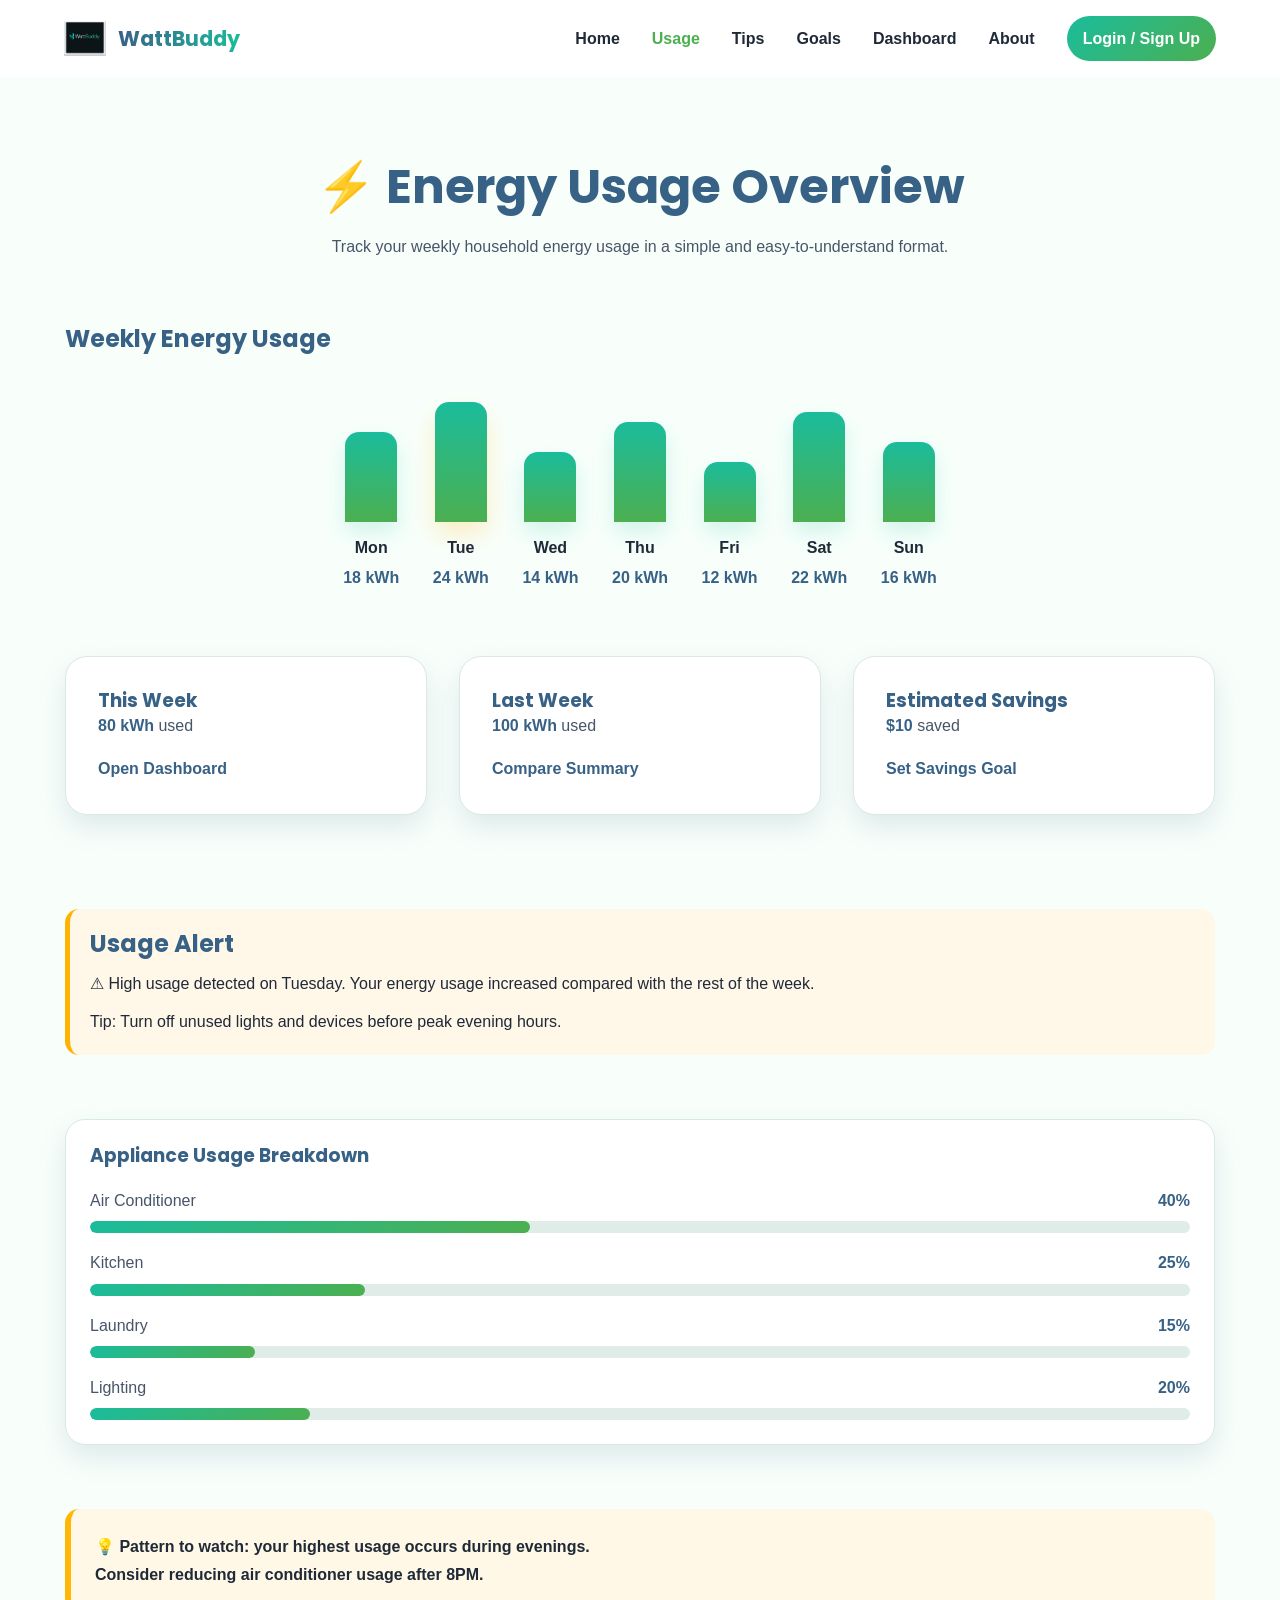
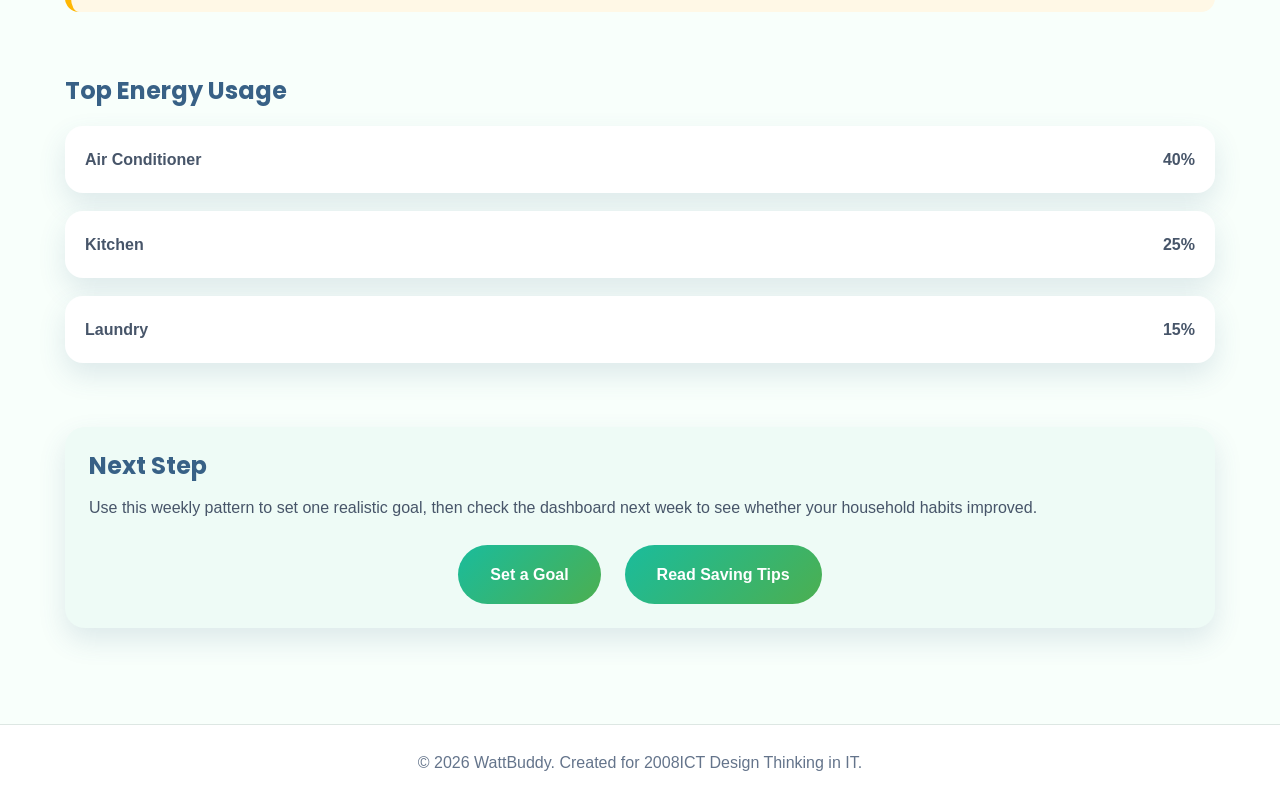
<file: usage.html>
<!doctype html>
<html lang="en">
  <head>
    <meta charset="UTF-8" />
    <meta name="viewport" content="width=device-width, initial-scale=1.0" />
    <title>Usage | WattBuddy</title>

    <link rel="stylesheet" href="css/common.css" />
    <link rel="stylesheet" href="css/usage.css" />
  </head>

  <body>
    <header class="site-header" id="site-header">
      <nav class="navbar" aria-label="Main navigation">
        <div class="navbar-logo">
          <a href="index.html" class="brand-logo">
            <img src="image/logo.png" alt="WattBuddy Logo" />
            <span>WattBuddy</span>
          </a>
        </div>

        <ul class="navbar-links">
          <li><a href="index.html" data-page="index">Home</a></li>
          <li><a href="usage.html" data-page="usage" aria-current="page">Usage</a></li>
          <li><a href="tips.html" data-page="tips">Tips</a></li>
          <li><a href="goals.html" data-page="goals">Goals</a></li>
          <li><a href="dashboard.html" data-page="dashboard">Dashboard</a></li>
          <li><a href="about.html" data-page="about">About</a></li>

          <li>
            <a href="details.html" class="login-signup-btn" id="login-signup-btn">
              Login / Sign Up
            </a>
          </li>
        </ul>
      </nav>
    </header>

    <main class="usage-page">
      <section class="usage-hero">
        <div class="section-content">
          <h1>⚡ Energy Usage Overview</h1>
          <p>
            Track your weekly household energy usage in a simple and
            easy-to-understand format.
          </p>
        </div>
      </section>

      <section class="usage-section" aria-labelledby="weekly-usage-heading">
        <div class="section-content">
          <h2 id="weekly-usage-heading">Weekly Energy Usage</h2>

          <div
            class="usage-chart"
            role="img"
            aria-label="Weekly energy usage chart. Monday 18 kilowatt hours, Tuesday 24, Wednesday 14, Thursday 20, Friday 12, Saturday 22, Sunday 16."
          >
            <div class="usage-bar-group">
              <div class="usage-bar" style="height: 90px" aria-hidden="true"></div>
              <p><span>Mon</span><strong>18 kWh</strong></p>
            </div>

            <div class="usage-bar-group">
              <div class="usage-bar peak-usage-bar" style="height: 120px" aria-hidden="true"></div>
              <p><span>Tue</span><strong>24 kWh</strong></p>
            </div>

            <div class="usage-bar-group">
              <div class="usage-bar" style="height: 70px" aria-hidden="true"></div>
              <p><span>Wed</span><strong>14 kWh</strong></p>
            </div>

            <div class="usage-bar-group">
              <div class="usage-bar" style="height: 100px" aria-hidden="true"></div>
              <p><span>Thu</span><strong>20 kWh</strong></p>
            </div>

            <div class="usage-bar-group">
              <div class="usage-bar" style="height: 60px" aria-hidden="true"></div>
              <p><span>Fri</span><strong>12 kWh</strong></p>
            </div>

            <div class="usage-bar-group">
              <div class="usage-bar" style="height: 110px" aria-hidden="true"></div>
              <p><span>Sat</span><strong>22 kWh</strong></p>
            </div>

            <div class="usage-bar-group">
              <div class="usage-bar" style="height: 80px" aria-hidden="true"></div>
              <p><span>Sun</span><strong>16 kWh</strong></p>
            </div>
          </div>
        </div>
      </section>

      <section class="usage-section">
        <div class="section-content usage-grid">
          <a
            href="dashboard.html"
            class="usage-card card-link"
            aria-label="Open dashboard to review this week's energy summary"
          >
            <h3>This Week</h3>
            <p><strong>80 kWh</strong> used</p>
            <span class="card-action">Open Dashboard</span>
          </a>

          <a
            href="dashboard.html"
            class="usage-card card-link"
            aria-label="Open dashboard to compare this week with last week"
          >
            <h3>Last Week</h3>
            <p><strong>100 kWh</strong> used</p>
            <span class="card-action">Compare Summary</span>
          </a>

          <a
            href="goals.html"
            class="usage-card card-link"
            aria-label="Open goals page to turn estimated savings into a goal"
          >
            <h3>Estimated Savings</h3>
            <p><strong>$10</strong> saved</p>
            <span class="card-action">Set Savings Goal</span>
          </a>
        </div>
      </section>

      <section class="usage-section">
        <div class="section-content">
          <div class="alert-box" role="status">
            <h2>Usage Alert</h2>
            <p>
              ⚠ High usage detected on Tuesday. Your energy usage increased
              compared with the rest of the week.
            </p>
            <p>Tip: Turn off unused lights and devices before peak evening hours.</p>
          </div>
        </div>
      </section>

      <section class="usage-section">
        <div class="section-content">
          <div class="breakdown-list">
            <h3>Appliance Usage Breakdown</h3>

            <ul class="breakdown-items">
              <li>
                <span>Air Conditioner</span>
                <strong>40%</strong>
                <div class="breakdown-meter" aria-hidden="true">
                  <div class="breakdown-fill" style="width: 40%"></div>
                </div>
              </li>
              <li>
                <span>Kitchen</span>
                <strong>25%</strong>
                <div class="breakdown-meter" aria-hidden="true">
                  <div class="breakdown-fill" style="width: 25%"></div>
                </div>
              </li>
              <li>
                <span>Laundry</span>
                <strong>15%</strong>
                <div class="breakdown-meter" aria-hidden="true">
                  <div class="breakdown-fill" style="width: 15%"></div>
                </div>
              </li>
              <li>
                <span>Lighting</span>
                <strong>20%</strong>
                <div class="breakdown-meter" aria-hidden="true">
                  <div class="breakdown-fill" style="width: 20%"></div>
                </div>
              </li>
            </ul>
          </div>
        </div>
      </section>

      <section class="usage-section">
        <div class="section-content">
          <div class="notification-box">
            💡 Pattern to watch: your highest usage occurs during evenings.
            <br />
            Consider reducing air conditioner usage after 8PM.
          </div>
        </div>
      </section>

      <section class="usage-section top-usage-section">
        <div class="section-content">
          <h2>Top Energy Usage</h2>

          <div class="usage-list">
            <a
              href="tips.html#appliance-saving-tips"
              class="usage-item card-link"
              aria-label="Open appliance saving tips for air conditioner usage"
            >
              <span>Air Conditioner</span>
              <span>40%</span>
            </a>

            <a
              href="tips.html#appliance-saving-tips"
              class="usage-item card-link"
              aria-label="Open appliance saving tips for kitchen usage"
            >
              <span>Kitchen</span>
              <span>25%</span>
            </a>

            <a
              href="goals.html"
              class="usage-item card-link"
              aria-label="Open goals page to reduce laundry energy usage"
            >
              <span>Laundry</span>
              <span>15%</span>
            </a>
          </div>
        </div>
      </section>

      <section class="usage-section">
        <div class="section-content">
          <div class="insight-box">
            <h2>Next Step</h2>
            <p>
              Use this weekly pattern to set one realistic goal, then check the
              dashboard next week to see whether your household habits improved.
            </p>

            <div class="action-link-list">
              <a href="goals.html" class="action-link">Set a Goal</a>
              <a href="tips.html" class="action-link">Read Saving Tips</a>
            </div>
          </div>
        </div>
      </section>
    </main>

    <footer class="site-footer">
      <p>&copy; 2026 WattBuddy. Created for 2008ICT Design Thinking in IT.</p>
    </footer>
  </body>
</html>
</file>
<file: css/common.css>
@import url("https://fonts.googleapis.com/css2?family=Poppins:wght@400;600;700&family=Roboto+Mono:wght@300;400;500&display=swap");

:root {
  --primary-green: #4caf50;
  --accent-teal: #1abc9c;
  --secondary-blue: #386186;

  --white: #ffffff;
  --cream: #fffdf7;
  --dark-text: #1f2937;
  --body-text: #475569;
  --muted-text: #64748b;
  --border: #dde7e3;

  --shadow-soft: 0 12px 28px rgba(56, 97, 134, 0.14);
  --shadow-strong: 0 18px 45px rgba(26, 188, 156, 0.18);

  --radius-medium: 22px;
  --radius-large: 34px;
}

* {
  margin: 0;
  padding: 0;
  box-sizing: border-box;
}

html {
  scroll-behavior: smooth;
}

body {
  font-family: "Roboto", Arial, sans-serif;
  line-height: 1.7;
  color: var(--body-text);
}

/* Site-wide page transition. Pseudo-elements keep the logo intro
   reusable without adding transition markup to every HTML page. */
body::before,
body::after {
  content: "";
  position: fixed;
  pointer-events: none;
  z-index: 9999;
}

body::before {
  inset: 0;
  background:
    radial-gradient(circle at center, rgba(26, 188, 156, 0.16), transparent 38%),
    var(--cream);
  animation: pageTransitionOverlay 1s ease forwards;
}

body::after {
  top: 50%;
  left: 50%;
  width: 82px;
  height: 82px;
  background: url("../image/logo.png") center / contain no-repeat;
  filter: drop-shadow(0 12px 24px rgba(26, 188, 156, 0.22));
  transform: translate(-50%, -50%) scale(0.86);
  animation: pageTransitionLogo 1s ease forwards;
}

h1,
h2,
h3 {
  font-family: "Poppins", Arial, sans-serif;
  line-height: 1.25;
  color: var(--secondary-blue);
}

a,
button,
input,
select {
  font: inherit;
}

a:focus,
button:focus,
input:focus,
select:focus {
  outline: 3px solid var(--accent-teal);
  outline-offset: 4px;
}

.site-header {
  background: var(--white);
  padding: 1rem 5%;
  box-shadow: var(--shadow-soft);
}

.navbar {
  display: flex;
  justify-content: space-between;
  align-items: center;
  gap: 2rem;
}

.navbar-links {
  display: flex;
  align-items: center;
  gap: 2rem;
  list-style: none;
  flex-wrap: wrap;
}

.navbar-links a {
  text-decoration: none;
  color: var(--dark-text);
  font-weight: 600;
}

.navbar-links a:hover,
.navbar-links a[aria-current="page"] {
  color: var(--primary-green);
}

.navbar-logo a,
.brand-logo {
  display: flex;
  align-items: center;
  gap: 12px;
  text-decoration: none;
  font-family: "Poppins", sans-serif;
  font-weight: 700;
  font-size: 1.3rem;
  color: var(--secondary-blue);
}

.navbar-logo img,
.brand-logo img {
  width: 42px;
  height: 42px;
  object-fit: contain;
}

.navbar-logo span,
.brand-logo span {
  background: linear-gradient(90deg, var(--secondary-blue), var(--accent-teal));
  -webkit-background-clip: text;
  -webkit-text-fill-color: transparent;
}

.brand-logo:hover {
  transform: translateY(-1px);
  transition: 0.25s ease;
}

.login-signup-btn {
  display: inline-block;
  padding: 0.55rem 1rem;
  border-radius: 999px;
  background: linear-gradient(135deg, var(--accent-teal), var(--primary-green));
  color: var(--white) !important;
  text-decoration: none;
  font-weight: 700;
  transition:
    transform 0.25s ease,
    opacity 0.25s ease;
}

.login-signup-btn:hover {
  transform: translateY(-2px);
  opacity: 0.9;
}

.site-footer {
  background: var(--white);
  border-top: 1px solid var(--border);
  color: var(--muted-text);
  text-align: center;
  padding: 1.5rem 5%;
}

.primary-btn,
.secondary-btn {
  display: inline-block;
  border: none;
  cursor: pointer;
  text-decoration: none;
  padding: 1.4rem 2.6rem;
  border-radius: 999px;
  font-weight: 800;
  font-size: 1.33rem;
  transition:
    transform 0.25s ease,
    box-shadow 0.25s ease,
    opacity 0.25s ease;
}

.primary-btn {
  background: linear-gradient(135deg, var(--accent-teal), var(--primary-green));
  color: var(--white);
  box-shadow: 0 12px 26px rgba(26, 188, 156, 0.25);
}

.secondary-btn {
  border: 2px solid var(--accent-teal);
  color: #d8f3ef;
  background: rgba(255, 255, 255, 0.04);
}

.primary-btn:hover,
.secondary-btn:hover,
.action-link:hover {
  transform: translateY(-4px);
  box-shadow: 0 12px 24px rgba(26, 188, 156, 0.22);
}

.secondary-btn:hover {
  background: rgba(26, 188, 156, 0.15);
}

.action-link-list {
  display: flex;
  justify-content: center;
  flex-wrap: wrap;
  gap: 1.5rem;
}

.action-link {
  display: inline-block;
  padding: 1rem 2rem;
  background: linear-gradient(135deg, var(--accent-teal), var(--primary-green));
  color: var(--white);
  text-decoration: none;
  border-radius: 999px;
  font-weight: 600;
  transition:
    transform 0.25s ease,
    box-shadow 0.25s ease,
    opacity 0.25s ease;
}

.action-link:hover {
  opacity: 0.95;
}

/* Reusable linked-card pattern for cards that navigate to a related
   page while keeping the existing card styling and hover movement. */
.card-link {
  display: block;
  color: inherit;
  text-decoration: none;
  cursor: pointer;
}

.card-link .card-action {
  display: inline-block;
  margin-top: 1rem;
  color: var(--secondary-blue);
  font-weight: 800;
}

.card-link:hover .card-action,
.card-link:focus .card-action {
  color: var(--primary-green);
}

.card-link:focus-visible {
  outline: 3px solid var(--accent-teal);
  outline-offset: 6px;
  box-shadow:
    var(--shadow-strong),
    0 0 0 6px rgba(26, 188, 156, 0.12);
}

.section-content {
  max-width: 1150px;
  margin: auto;
}

@keyframes fadePage {
  from {
    opacity: 0;
    transform: translateY(20px);
  }

  to {
    opacity: 1;
    transform: translateY(0);
  }
}

@keyframes pageTransitionOverlay {
  0%,
  58% {
    opacity: 1;
    visibility: visible;
  }

  100% {
    opacity: 0;
    visibility: hidden;
  }
}

@keyframes pageTransitionLogo {
  0% {
    opacity: 0;
    transform: translate(-50%, -50%) scale(0.72);
  }

  35% {
    opacity: 1;
    transform: translate(-50%, -50%) scale(1);
  }

  68% {
    opacity: 1;
    transform: translate(-50%, -50%) scale(1);
  }

  100% {
    opacity: 0;
    visibility: hidden;
    transform: translate(-50%, -50%) scale(1.08);
  }
}

@media (prefers-reduced-motion: reduce) {
  body::before,
  body::after {
    animation-duration: 0.01ms;
  }
}

@media (max-width: 768px) {
  .navbar {
    align-items: flex-start;
    flex-direction: column;
  }

  .navbar-links {
    gap: 1rem;
  }

  .primary-btn,
  .secondary-btn {
    width: 100%;
    text-align: center;
  }

  .action-link-list {
    flex-direction: column;
    align-items: center;
  }
}
</file>
<file: css/index.css>
.landing-body {
  min-height: 100vh;
  background:
    radial-gradient(circle at top, rgba(26, 188, 156, 0.24), transparent 35%),
    radial-gradient(circle at bottom right, rgba(76, 175, 80, 0.16), transparent 35%),
    linear-gradient(135deg, #071818, #0b2020 45%, #061313);
  color: var(--white);
}

.landing-page {
  min-height: 100vh;
}

.landing-hero {
  min-height: 48vh;
  display: flex;
  flex-direction: column;
  justify-content: center;
  align-items: center;
  gap: 1.15rem;
  text-align: center;
  padding: 2.7rem 5% 2rem;
  position: relative;
  overflow: hidden;
}

.landing-hero::after {
  content: "";
  position: absolute;
  bottom: -80px;
  left: -10%;
  width: 120%;
  height: 190px;
  background: repeating-linear-gradient(
    165deg,
    rgba(26, 188, 156, 0.18) 0 2px,
    transparent 2px 18px
  );
  opacity: 0.45;
  transform: rotate(-2deg);
}

.logo-materialise {
  position: relative;
  z-index: 2;
}

.logo-materialise img {
  width: 60px;
  height: 60px;
  object-fit: contain;
  margin-bottom: 12px;
  opacity: 0;
  filter: blur(9px) drop-shadow(0 0 25px rgba(26, 188, 156, 0.35));
  transform: scale(0.9);
  animation: materialiseLogo 1s ease-out forwards;
}

.logo-title {
  font-size: clamp(2.7rem, 5.4vw, 4.7rem);
  font-weight: 650;
  color: #4f7fc4;
  letter-spacing: -1.3px;
  text-shadow: 0 0 18px rgba(26, 188, 156, 0.35);
}

@keyframes materialiseLogo {
  0% {
    opacity: 0;
    filter: blur(9px) drop-shadow(0 0 0 rgba(26, 188, 156, 0));
    transform: scale(0.9);
  }

  60% {
    opacity: 0.9;
    filter: blur(6px) drop-shadow(0 0 18px rgba(26, 188, 156, 0.3));
    transform: scale(1.02);
  }

  100% {
    opacity: 1;
    filter: blur(0) drop-shadow(0 0 25px rgba(26, 188, 156, 0.35));
    transform: scale(1);
  }
}

.landing-tagline {
  max-width: 670px;
  font-size: clamp(0.9rem, 1.7vw, 1.2rem);
  color: #d8f3ef;
  white-space: nowrap;
  opacity: 0;
  animation: fadeUp 0.9s ease-out 0.45s forwards;
  position: relative;
  z-index: 2;
}

.landing-buttons {
  display: flex;
  justify-content: center;
  gap: 2rem;
  flex-wrap: wrap;
  margin-top: 1rem;
  opacity: 0;
  animation: fadeUp 0.9s ease-out 0.75s forwards;
  position: relative;
  z-index: 2;
}

.landing-body .primary-btn,
.landing-body .secondary-btn {
  padding: 0.95rem 1.75rem;
  font-size: 0.9rem;
}

@keyframes fadeUp {
  from {
    opacity: 0;
    transform: translateY(18px);
  }

  to {
    opacity: 1;
    transform: translateY(0);
  }
}

.landing-info {
  background: #f8fffb;
  color: var(--dark-text);
  padding: 2.7rem 5%;
  text-align: center;
  display: flex;
  flex-direction: column;
  align-items: center;
}

.landing-info h2 {
  font-size: 2.2rem;
  margin-bottom: 1.7rem;
}

.info-grid {
  width: 100%;
  max-width: 870px;
  margin: 0 auto;
  display: grid;
  grid-template-columns: repeat(3, 1fr);
  justify-content: center;
  gap: 4rem;
}

.info-card {
  justify-content: center;
  background: var(--white);
  padding: 1.7rem;
  min-height: 150px;
  min-width: 300px;
  border-radius: 15px;
  box-shadow: var(--shadow-soft);
  border: 1px solid var(--border);
  transition:
    transform 0.25s ease,
    box-shadow 0.25s ease;
}

.info-card:hover {
  transform: translateY(-5px);
  box-shadow: var(--shadow-strong);
}

.info-card h3 {
  color: var(--secondary-blue);
  font-size: 1.35rem;
  margin-bottom: 0.7rem;
}

.info-card p {
  color: var(--body-text);
  font-size: 1rem;
}

@media (max-width: 1150px) {
  .info-grid {
    grid-template-columns: 1fr;
    max-width: 420px;
    gap: 2rem;
  }

  .info-card {
    min-width: 0;
  }
}

@media (max-width: 768px) {
  .landing-hero {
    min-height: 70vh;
    padding: 3rem 5% 2.5rem;
  }

  .landing-tagline {
    white-space: normal;
  }

  .landing-buttons {
    flex-direction: column;
    width: 100%;
    max-width: 340px;
  }
}
</file>
<file: css/about.css>
.about-page {
  background: #f8fffb;
  min-height: 100vh;
  padding-bottom: 4rem;
}

.about-hero {
  text-align: center;
  padding: 5rem 5% 3rem;
}

.about-hero-content {
  max-width: 850px;
  margin: auto;
}

.about-hero h1 {
  font-size: 3rem;
  color: var(--secondary-blue);
  margin-bottom: 1.5rem;
}

.about-hero p {
  color: var(--body-text);
  line-height: 1.8;
  font-size: 1.05rem;
  margin-bottom: 1rem;
}

.about-section {
  padding: 1rem 5% 3rem;
}

.about-section h2 {
  text-align: center;
  color: var(--secondary-blue);
  margin-bottom: 2rem;
  font-size: 2rem;
}

.about-section p {
  color: var(--body-text);
  line-height: 1.8;
  margin-bottom: 1rem;
  text-align: center;
}

.feature-list {
  display: grid;
  grid-template-columns: repeat(auto-fit, minmax(250px, 1fr));
  gap: 2rem;
}

.feature-card {
  background: var(--white);
  padding: 2rem;
  border-radius: var(--radius-medium);
  border: 1px solid var(--border);
  box-shadow: var(--shadow-soft);
  transition:
    transform 0.25s ease,
    box-shadow 0.25s ease;
}

.feature-card:hover {
  transform: translateY(-6px);
  box-shadow: var(--shadow-strong);
}

.feature-card h3 {
  color: var(--secondary-blue);
  margin-bottom: 1rem;
  font-size: 1.25rem;
}

.feature-card p {
  text-align: left;
  margin: 0;
}

@media (max-width: 768px) {
  .about-hero h1 {
    font-size: 2.3rem;
  }

  .about-section h2 {
    font-size: 1.7rem;
  }

  .feature-card {
    padding: 1.5rem;
  }
}
</file>
<file: css/dashboard.css>
.home-page {
  background: #f8fffb;
  min-height: 100vh;
  padding-bottom: 4rem;
}

.home-intro {
  text-align: center;
  padding: 5rem 5% 2rem;
}

.home-intro h1 {
  font-size: 3rem;
  color: var(--secondary-blue);
  margin-bottom: 1rem;
}

.home-intro p {
  color: var(--body-text);
  max-width: 700px;
  margin: auto;
  font-size: 1.05rem;
}

.profile-summary {
  margin: 2rem auto 0;
  background: var(--white);
  padding: 1.5rem;
  border-radius: var(--radius-medium);
  box-shadow: var(--shadow-soft);
  border: 1px solid var(--border);
  max-width: 760px;
}

.profile-summary h2 {
  color: var(--secondary-blue);
  margin-bottom: 1rem;
}

.profile-summary p {
  color: var(--body-text);
  margin-bottom: 0.5rem;
}

.profile-data-note {
  margin-top: 1rem;
  font-weight: 600;
}

.summary-card {
  background: var(--white);
  margin: 2rem auto;
  width: min(1100px, 90%);
  padding: 2rem;
  border-radius: var(--radius-medium);
  box-shadow: var(--shadow-soft);
  border: 1px solid var(--border);
  transition:
    transform 0.3s ease,
    box-shadow 0.3s ease;
}

.summary-card:hover {
  transform: translateY(-8px);
  box-shadow: 0 18px 40px rgba(0, 0, 0, 0.12);
}

.card-content h2 {
  color: var(--secondary-blue);
  margin-bottom: 1.5rem;
}

.graph-bars {
  display: flex;
  justify-content: center;
  align-items: flex-end;
  gap: 5rem;
  margin: 2rem 0;
  min-height: 220px;
}

.graph-bar-group {
  text-align: center;
}

.graph-bar {
  width: 90px;
  border-radius: 18px 18px 0 0;
}

.last-week-bar {
  height: 180px;
  background: #bfd7ea;
}

.this-week-bar {
  height: 140px;
  background: linear-gradient(180deg, var(--accent-teal), var(--primary-green));
}

.graph-label {
  margin-top: 1rem;
  font-weight: 600;
  color: var(--dark-text);
}

.summary-message {
  text-align: center;
  font-size: 1.1rem;
  color: var(--dark-text);
}

.summary-highlight {
  font-size: 1.2rem;
  color: var(--dark-text);
}

.home-actions {
  text-align: center;
  padding: 3rem 5%;
}

.home-actions h2 {
  margin-bottom: 2rem;
  color: var(--secondary-blue);
}

.home-actions p {
  max-width: 680px;
  margin: 0 auto 2rem;
  color: var(--body-text);
}

@media (max-width: 768px) {
  .home-intro h1 {
    font-size: 2.2rem;
  }

  .graph-bars {
    gap: 2rem;
  }

  .graph-bar {
    width: 60px;
  }

  .summary-card {
    padding: 1.5rem;
  }
}
</file>
<file: css/details.css>
.details-page {
  min-height: 100vh;
  display: flex;
  justify-content: center;
  align-items: center;
  padding: 2.7rem;
  gap: 2rem;
  background:
    radial-gradient(circle at top right, rgba(26, 188, 156, 0.22), transparent 35%),
    radial-gradient(circle at bottom left, rgba(76, 175, 80, 0.16), transparent 35%),
    linear-gradient(135deg, #fffdf7, #eaf8ef);
}

.form-card {
  width: 100%;
  max-width: 455px;
  background: rgba(255, 255, 255, 0.95);
  padding: 1.7rem;
  border-radius: 20px;
  box-shadow: 0 18px 45px rgba(56, 97, 134, 0.18);
  border: 1px solid var(--border);
}

.form-card h1 {
  text-align: center;
  color: var(--secondary-blue);
  font-size: clamp(1.35rem, 3.35vw, 2rem);
  margin-bottom: 0.7rem;
}

.form-card > p {
  text-align: center;
  color: var(--muted-text);
  font-size: 0.9rem;
  margin-bottom: 1.35rem;
}

.setup-form {
  display: grid;
  gap: 0.7rem;
}

.setup-form label {
  font-weight: 800;
  color: var(--dark-text);
  font-size: 0.85rem;
}

.setup-form input,
.setup-form select {
  width: 100%;
  padding: 0.65rem 0.7rem;
  border: 2px solid var(--border);
  border-radius: 11px;
  font-size: 0.85rem;
  background: var(--cream);
  color: var(--dark-text);
}

.setup-form input:hover,
.setup-form select:hover {
  border-color: rgba(26, 188, 156, 0.55);
}

.setup-form input:focus,
.setup-form select:focus {
  outline: none;
  border-color: var(--accent-teal);
  box-shadow: 0 0 0 4px rgba(26, 188, 156, 0.15);
}

.setup-form .primary-btn {
  width: 100%;
  margin-top: 0.7rem;
  padding: 0.95rem 1.75rem;
  border-radius: 999px;
  font-size: 0.9rem;
  font-weight: 800;
  text-align: center;
}

.skip-link {
  text-align: center;
  color: var(--secondary-blue);
  font-weight: 800;
  text-decoration: none;
  margin-top: 0.15rem;
  font-size: 0.85rem;
}

.skip-link:hover {
  color: var(--primary-green);
}

@media (max-width: 1150px) {
  .details-page {
    flex-direction: column;
    padding: 2rem;
    gap: 1.5rem;
  }
}

@media (max-width: 650px) {
  .details-page {
    padding: 1rem;
  }

  .form-card {
    padding: 1.35rem 0.9rem;
  }

  .form-card h1 {
    font-size: 1.35rem;
  }
}
</file>
<file: css/goals.css>
.goals-page {
  background: #f8fffb;
  min-height: 100vh;
  padding-bottom: 4rem;
  animation: fadePage 0.8s ease;
}

.goals-hero {
  text-align: center;
  padding: 5rem 5% 2rem;
}

.goals-hero h1 {
  font-size: 3rem;
  color: var(--secondary-blue);
  margin-bottom: 1rem;
}

.goals-hero p {
  color: var(--body-text);
  max-width: 700px;
  margin: auto;
}

.goals-section {
  padding: 2rem 5%;
}

.goals-section h2 {
  margin-bottom: 1.5rem;
  text-align: center;
}

.goals-grid {
  display: grid;
  grid-template-columns: repeat(auto-fit, minmax(260px, 1fr));
  gap: 2rem;
}

.goal-card {
  background: var(--white);
  padding: 2rem;
  border-radius: var(--radius-medium);
  box-shadow: var(--shadow-soft);
  border: 1px solid var(--border);
  transition:
    transform 0.3s ease,
    box-shadow 0.3s ease;
}

.goal-card:hover {
  transform: translateY(-8px);
  box-shadow: 0 18px 40px rgba(0, 0, 0, 0.12);
}

.goal-card h3 {
  margin-bottom: 0.9rem;
}

.reward-goal-card p + p {
  margin-top: 0.55rem;
}

.goal-reminder-box {
  background: #fff8e6;
  border-left: 6px solid #ffb703;
  padding: 1.5rem;
  border-radius: 14px;
  color: var(--dark-text);
  font-weight: 600;
}

.progress-bar {
  width: 100%;
  height: 18px;
  background: #dfece8;
  border-radius: 999px;
  margin: 1rem 0;
  overflow: hidden;
}

.progress-fill {
  height: 100%;
  background: linear-gradient(135deg, var(--accent-teal), var(--primary-green));
  animation: loadBar 1.6s ease forwards;
}

.progress-label {
  color: var(--dark-text);
  font-weight: 700;
}

@keyframes loadBar {
  from {
    width: 0;
  }
}

.progress-panel {
  text-align: center;
}

.progress-days {
  display: flex;
  justify-content: center;
  gap: 14px;
  margin-top: 20px;
  flex-wrap: wrap;
}

.day {
  width: 60px;
  height: 60px;
  border-radius: 50%;
  background: var(--white);
  display: flex;
  justify-content: center;
  align-items: center;
  box-shadow: var(--shadow-soft);
  font-weight: 600;
  transition:
    transform 0.25s ease,
    background 0.25s ease;
}

.day.active {
  background: var(--primary-green);
  color: var(--white);
}

.day:hover {
  transform: scale(1.08);
}

.achievement-section {
  text-align: center;
}

.achievement-box {
  background: var(--white);
  padding: 20px;
  border-radius: 18px;
  box-shadow: var(--shadow-soft);
  border: 1px solid var(--border);
  transition:
    transform 0.3s ease,
    box-shadow 0.3s ease;
}

.achievement-box:hover {
  transform: translateY(-8px);
  box-shadow: 0 18px 40px rgba(0, 0, 0, 0.12);
}

.achievement-box h3 {
  color: var(--secondary-blue);
  margin-bottom: 10px;
}

.achievement-box p {
  color: var(--body-text);
}

.achievement-grid {
  display: grid;
  grid-template-columns: repeat(auto-fit, minmax(220px, 1fr));
  gap: 20px;
}

.achievement-card-grid {
  display: flex;
  justify-content: center;
  gap: 20px;
  flex-wrap: wrap;
}

.achievement-card {
  background: var(--white);
  padding: 20px 30px;
  border-radius: 20px;
  box-shadow: var(--shadow-soft);
  font-weight: 600;
  transition:
    transform 0.3s ease,
    box-shadow 0.3s ease;
}

.achievement-card:hover {
  transform: translateY(-8px);
  box-shadow: 0 18px 40px rgba(0, 0, 0, 0.12);
}

.motivation-box {
  margin-top: 1.5rem;
  background: #f5fdf8;
  border-left: 6px solid var(--primary-green);
  padding: 24px;
  border-radius: 16px;
  font-weight: 500;
}

.goals-actions {
  margin-top: 2rem;
}

@media (max-width: 768px) {
  .goals-hero h1 {
    font-size: 2.25rem;
  }

  .goal-card,
  .achievement-box,
  .motivation-box,
  .goal-reminder-box {
    padding: 1.5rem;
  }
}
</file>
<file: css/tips.css>
.tips-page {
  background: #f8fffb;
  min-height: 100vh;
  padding-bottom: 4rem;
}

.tips-hero {
  text-align: center;
  padding: 5rem 5% 3rem;
}

.tips-hero h1 {
  font-size: 3rem;
  color: var(--secondary-blue);
  margin-bottom: 1rem;
}

.tips-hero p {
  max-width: 760px;
  margin: auto;
  color: var(--body-text);
  line-height: 1.7;
  font-size: 1.05rem;
}

.tips-section {
  padding: 1rem 5% 3rem;
}

.tips-section h2 {
  text-align: center;
  color: var(--secondary-blue);
  margin-bottom: 2rem;
  font-size: 2rem;
}

.tips-card-list {
  display: grid;
  grid-template-columns: repeat(auto-fit, minmax(260px, 1fr));
  gap: 2rem;
  max-width: 1200px;
  margin: auto;
}

.tip-card {
  background: var(--white);
  padding: 2rem;
  border-radius: var(--radius-medium);
  border: 1px solid var(--border);
  box-shadow: var(--shadow-soft);
  transition:
    transform 0.25s ease,
    box-shadow 0.25s ease;
}

.tip-card:hover {
  transform: translateY(-6px);
  box-shadow: var(--shadow-strong);
}

.tip-card h3 {
  color: var(--secondary-blue);
  margin-bottom: 1rem;
  font-size: 1.2rem;
}

.tip-card p {
  color: var(--body-text);
  line-height: 1.7;
}

.tips-list {
  max-width: 850px;
  margin: auto;
  background: var(--white);
  padding: 2rem 2.5rem;
  border-radius: var(--radius-medium);
  box-shadow: var(--shadow-soft);
  border: 1px solid var(--border);
}

.tips-list li {
  margin-bottom: 1rem;
  color: var(--body-text);
  line-height: 1.7;
}

.tips-reminder {
  text-align: center;
}

.tips-reminder p {
  max-width: 700px;
  margin: 0 auto 2rem;
  color: var(--body-text);
  line-height: 1.8;
}

@media (max-width: 768px) {
  .tips-hero h1 {
    font-size: 2.2rem;
  }

  .tips-section h2 {
    font-size: 1.6rem;
  }

  .tip-card {
    padding: 1.5rem;
  }

  .tips-list {
    padding: 1.5rem;
  }
}
</file>
<file: css/usage.css>
.usage-page {
  background: #f8fffb;
  min-height: 100vh;
  padding-bottom: 4rem;
  animation: fadePage 0.8s ease;
}

.usage-hero {
  text-align: center;
  padding: 5rem 5% 2rem;
}

.usage-hero h1 {
  font-size: 3rem;
  color: var(--secondary-blue);
  margin-bottom: 1rem;
}

.usage-hero p {
  color: var(--body-text);
  max-width: 700px;
  margin: auto;
}

.usage-section {
  padding: 2rem 5%;
}

.usage-grid {
  display: grid;
  grid-template-columns: repeat(auto-fit, minmax(260px, 1fr));
  gap: 2rem;
}

.usage-card {
  background: var(--white);
  padding: 2rem;
  border-radius: var(--radius-medium);
  box-shadow: var(--shadow-soft);
  border: 1px solid var(--border);
  transition:
    transform 0.3s ease,
    box-shadow 0.3s ease;
}

.usage-card:hover {
  transform: translateY(-8px);
  box-shadow: 0 18px 40px rgba(0, 0, 0, 0.12);
}

.notification-box {
  background: #fff8e6;
  border-left: 6px solid #ffb703;
  padding: 1.5rem;
  border-radius: 14px;
  color: var(--dark-text);
  font-weight: 600;
}

.usage-chart {
  display: flex;
  justify-content: center;
  align-items: flex-end;
  gap: 1.1rem;
  margin-top: 2rem;
  min-height: 180px;
  overflow-x: auto;
  padding: 1rem 0.5rem 0;
}

.usage-bar-group {
  min-width: 72px;
  text-align: center;
}

.usage-bar {
  width: 52px;
  background: linear-gradient(180deg, var(--accent-teal), var(--primary-green));
  border-radius: 14px 14px 0 0;
  margin: 0 auto;
  box-shadow: 0 10px 22px rgba(26, 188, 156, 0.18);
}

.peak-usage-bar {
  box-shadow: 0 12px 26px rgba(255, 179, 0, 0.22);
}

.usage-bar-group p {
  display: grid;
  gap: 0.2rem;
  margin-top: 0.75rem;
  color: var(--dark-text);
}

.usage-bar-group span {
  font-weight: 700;
}

.usage-bar-group strong,
.usage-card strong {
  color: var(--secondary-blue);
}

.alert-box {
  margin-top: 30px;
  background: #fff7e8;
  border-left: 5px solid #ffb300;
  padding: 20px;
  border-radius: 14px;
  color: var(--dark-text);
}

.alert-box h2 {
  margin-bottom: 0.7rem;
}

.alert-box p + p {
  margin-top: 0.65rem;
}

.breakdown-list {
  background: var(--white);
  padding: 24px;
  border-radius: 20px;
  box-shadow: var(--shadow-soft);
  border: 1px solid var(--border);
}

.breakdown-list h3 {
  margin-bottom: 1.2rem;
}

.breakdown-items {
  display: grid;
  gap: 1rem;
  list-style: none;
}

.breakdown-items li {
  display: grid;
  grid-template-columns: 1fr auto;
  gap: 0.45rem 1rem;
  color: var(--body-text);
}

.breakdown-items strong {
  color: var(--secondary-blue);
}

.breakdown-meter {
  grid-column: 1 / -1;
  height: 12px;
  overflow: hidden;
  border-radius: 999px;
  background: #dfece8;
}

.breakdown-fill {
  height: 100%;
  border-radius: inherit;
  background: linear-gradient(135deg, var(--accent-teal), var(--primary-green));
}

.top-usage-section {
  margin-top: 0;
}

.top-usage-section h2 {
  margin-bottom: 1.2rem;
}

.usage-list {
  display: flex;
  flex-direction: column;
  gap: 18px;
  margin-top: 20px;
}

.usage-item {
  background: var(--white);
  padding: 20px;
  border-radius: 18px;
  box-shadow: var(--shadow-soft);
  display: flex;
  justify-content: space-between;
  gap: 1rem;
  font-weight: 600;
  transition:
    transform 0.3s ease,
    box-shadow 0.3s ease;
}

.usage-item:hover {
  transform: translateY(-8px);
  box-shadow: 0 18px 40px rgba(0, 0, 0, 0.12);
}

.insight-box {
  background: #eefbf6;
  padding: 24px;
  border-radius: 20px;
  box-shadow: var(--shadow-soft);
  font-weight: 500;
}

.insight-box h2 {
  margin-bottom: 0.8rem;
}

.insight-box p {
  margin-bottom: 1.5rem;
}

@media (max-width: 768px) {
  .usage-hero h1 {
    font-size: 2.25rem;
  }

  .usage-chart {
    justify-content: flex-start;
  }
}

@media (max-width: 650px) {
  .usage-item {
    flex-direction: column;
  }

  .usage-card,
  .breakdown-list,
  .alert-box,
  .notification-box,
  .insight-box {
    padding: 1.5rem;
  }
}
</file>
